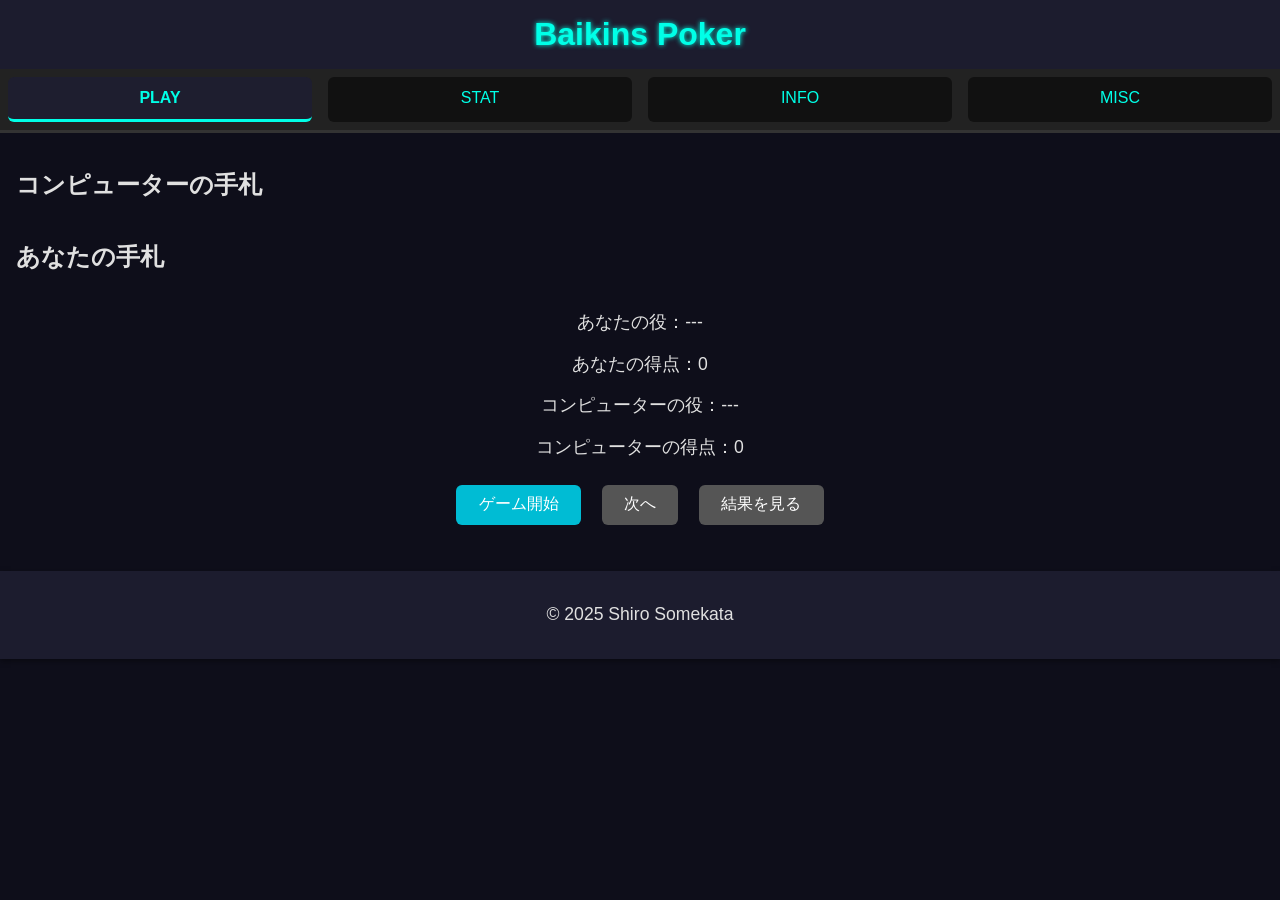
<file: index.html>
<!DOCTYPE html>
<html lang="ja">
  <head>
    <meta charset="UTF-8" />
    <meta name="viewport" content="width=device-width, initial-scale=1.0" />
    <title>Baikins Poker</title>
    <link rel="stylesheet" href="style/style.css" />
  </head>
  <body>
    <header>
      <h1>Baikins Poker</h1>
    </header>

    <nav class="tabs">
      <button class="tab-btn active" data-tab="play">PLAY</button>
      <button class="tab-btn" data-tab="stat">STAT</button>
      <button class="tab-btn" data-tab="info">INFO</button>
      <button class="tab-btn" data-tab="misc">MISC</button>
    </nav>

    <main>
      <!-- PLAY タブ -->
      <section id="tab-play" class="tab-content active">
        <section id="cpu-area">
          <h2>コンピューターの手札</h2>
          <div id="cpu-hand"></div>
        </section>

        <section id="game-area">
          <h2>あなたの手札</h2>
          <div id="player-hand"></div>
        </section>

        <section id="status-area">
          <p>あなたの役：<span id="current-yaku">---</span></p>
          <p>あなたの得点：<span id="score">0</span></p>
          <p>コンピューターの役：<span id="cpu-yaku">---</span></p>
          <p>コンピューターの得点：<span id="cpu-score">0</span></p>
        </section>

        <div id="controls">
          <button id="start-btn">ゲーム開始</button>
          <button id="next-btn" disabled>次へ</button>
          <button id="finish-btn" disabled>結果を見る</button>
        </div>

        <section id="result-area">
          <h2 id="winner-message"></h2>
        </section>
      </section>

      <!-- STAT タブ -->
      <section id="tab-stat" class="tab-content">
        <h2>プレイ履歴</h2>
        <div id="history-summary"></div>
        <div id="history-log">
          <p>まだ履歴はありません。</p>
        </div>
      </section>

      <!-- INFO タブ -->
      <section id="tab-info" class="tab-content">
        <h2>操作方法とバージョン情報</h2>
        <p>
          カードをクリックして選択し、「次へ」で交換を交互に行います。山札が尽きるか、役が揃った時点で「結果を見る」で勝敗を確認します。
        </p>
        <h3>役の一覧</h3>
        <table
          style="
            width: 100%;
            border-collapse: collapse;
            background-color: #1c1c2c;
            font-size: 1rem;
          "
        >
          <thead>
            <tr>
              <th
                style="
                  border: 1px solid #333;
                  padding: 0.5rem;
                  color: #00ffe7;
                  background-color: #2c2c3c;
                "
              >
                役名
              </th>
              <th
                style="
                  border: 1px solid #333;
                  padding: 0.5rem;
                  color: #00ffe7;
                  background-color: #2c2c3c;
                "
              >
                条件
              </th>
              <th
                style="
                  border: 1px solid #333;
                  padding: 0.5rem;
                  color: #00ffe7;
                  background-color: #2c2c3c;
                "
              >
                配点
              </th>
            </tr>
          </thead>
          <tbody id="yaku-table-body">
            <!-- JSで自動挿入 -->
          </tbody>
        </table>
        <h3>キャラと分類</h3>
        <table
          style="
            width: 100%;
            border-collapse: collapse;
            background-color: #1c1c2c;
            font-size: 1.0rem;
          "
        >
          <thead>
            <tr>
              <th
                style="border: 1px solid #333; padding: 0.5rem; color: #00ffe7"
              >
                キャラ画像
              </th>
              <th
                style="border: 1px solid #333; padding: 0.5rem; color: #00ffe7"
              >
                キャラ名/学名
              </th>
              <th
                style="border: 1px solid #333; padding: 0.5rem; color: #00ffe7"
              >
                分類
              </th>
              <th
                style="border: 1px solid #333; padding: 0.5rem; color: #00ffe7"
              >
                含まれる役
              </th>
            </tr>
          </thead>
          <tbody id="chara-table-body">
            <!-- JavaScriptで自動挿入 -->
          </tbody>
        </table>
        <p>バージョン：
          <dl>v1.00   2025-03-31</dl>
          <dl>v1.01   2025-04-02</dl>
          <dl>v1.02   2025-04-03</dl>
          <dl>v1.03   2025-04-04</dl>
        </p>
      </section>

      <!-- MISC タブ -->
      <section id="tab-misc" class="tab-content">
        <h2>リンク</h2>
        <ul>
          <li>
            <a href="http://filgap.kenkyuukai.jp" target="_blank">Fil-GAP</a>
          </li>
          <li>
            <a
              href="https://www.omu.ac.jp/med/bacteriology/b-online/baikins-card/"
              target="_blank"
              >バイキンズカード</a
            >
          </li>
        </ul>
      </section>
    </main>

    <footer>
      <p>&copy; 2025 Shiro Somekata</p>
    </footer>

    <script type="module" src="script/main.js"></script>
    <script>
      // タブ切り替え用スクリプト
      document.querySelectorAll(".tab-btn").forEach((btn) => {
        btn.addEventListener("click", () => {
          document
            .querySelectorAll(".tab-btn")
            .forEach((b) => b.classList.remove("active"));
          document
            .querySelectorAll(".tab-content")
            .forEach((c) => c.classList.remove("active"));

          btn.classList.add("active");
          const target = btn.getAttribute("data-tab");
          document.getElementById("tab-" + target).classList.add("active");
        });
      });
    </script>
  </body>
</html>
</file>
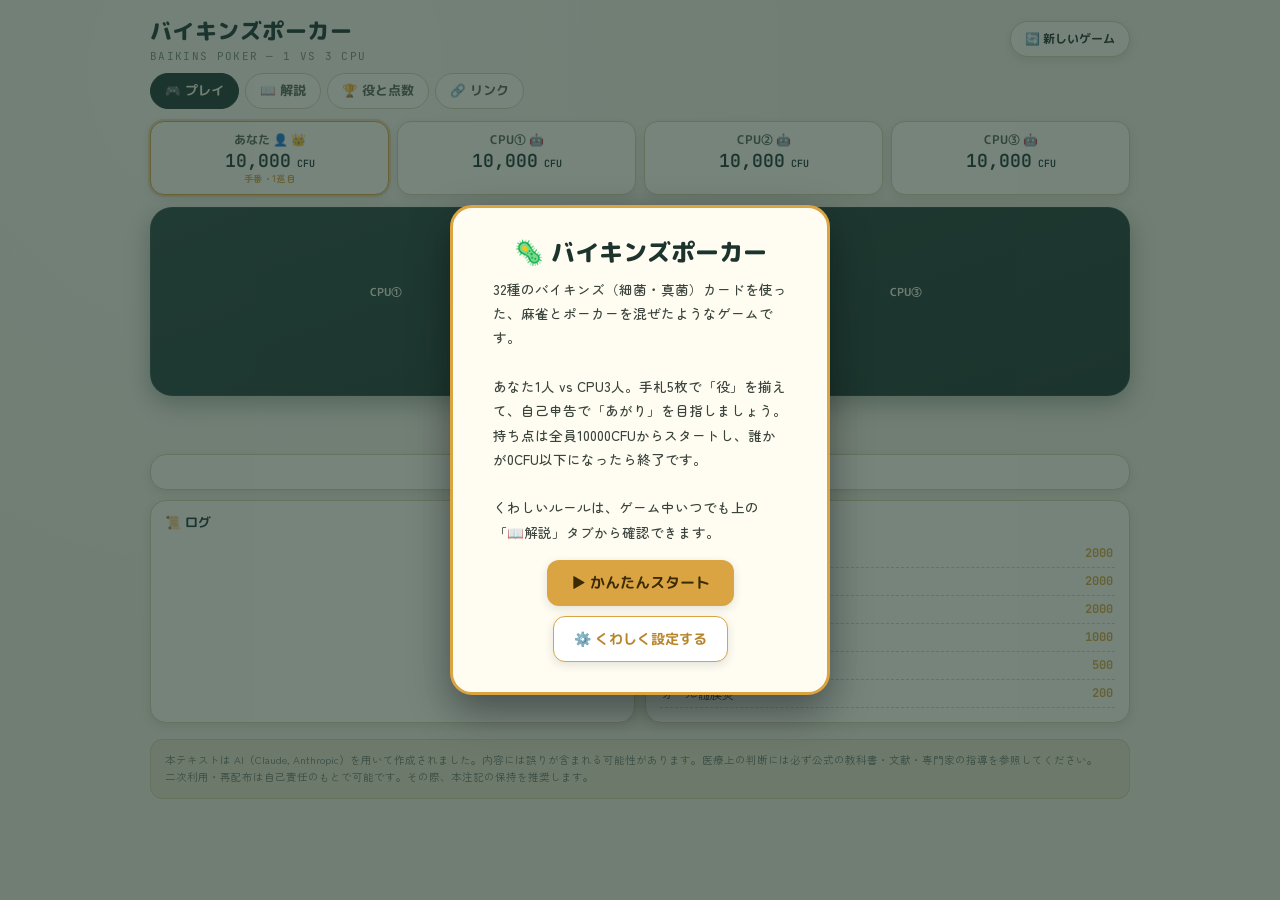
<file: baikins_poker.html>
<!DOCTYPE html>
<html lang="ja">
<head>
<meta charset="UTF-8">
<meta name="viewport" content="width=device-width, initial-scale=1.0, maximum-scale=1.0">
<title>バイキンズポーカー | Baikins Poker</title>
<link rel="preconnect" href="https://fonts.googleapis.com">
<link rel="preconnect" href="https://fonts.gstatic.com" crossorigin>
<link href="https://fonts.googleapis.com/css2?family=M+PLUS+Rounded+1c:wght@400;500;700;800&family=Zen+Maru+Gothic:wght@400;500;700&family=JetBrains+Mono:wght@400;600&display=swap" rel="stylesheet">
<style>
:root{
  --agar:#F3EEDC;
  --agar-deep:#E9E1C6;
  --ink:#23302A;
  --panel:#FFFCF2;
  --felt:#28473E;
  --felt-deep:#1C342D;
  --gpos:#6E4C9E;
  --gneg:#D8503A;
  --atyp:#3E6FA0;
  --intra:#3E5C9A;
  --afb:#E08A2E;
  --fungi:#1E8F73;
  --gold:#D9A441;
  --line:#D8CFA9;
  --shadow: 0 3px 10px rgba(35,48,42,.12);
}
*{box-sizing:border-box;}
html,body{margin:0;padding:0;}
body{
  background:
    radial-gradient(circle at 18% 8%, rgba(255,255,255,.5), transparent 45%),
    var(--agar);
  color:var(--ink);
  font-family:'Zen Maru Gothic','Hiragino Maru Gothic ProN',sans-serif;
  min-height:100vh;
  padding:14px;
  -webkit-tap-highlight-color: transparent;
}
.wrap{max-width:980px;margin:0 auto;}

/* ---------- header ---------- */
header.app{
  display:flex; align-items:center; justify-content:space-between; gap:10px;
  flex-wrap:wrap;
  margin-bottom:10px;
}
h1{
  font-family:'M PLUS Rounded 1c',sans-serif;
  font-weight:800;
  font-size:22px;
  margin:0;
  letter-spacing:.02em;
  color:var(--felt-deep);
}
h1 small{
  display:block;
  font-family:'JetBrains Mono',monospace;
  font-weight:400;
  font-size:11px;
  letter-spacing:.12em;
  color:#7C8A78;
  text-transform:uppercase;
  margin-top:2px;
}
.reset-btn{
  font-family:'M PLUS Rounded 1c',sans-serif;
  font-size:12px; font-weight:700;
  background:var(--panel); border:1.5px solid var(--line); color:var(--ink);
  padding:8px 14px; border-radius:999px; cursor:pointer;
  box-shadow:var(--shadow);
}
.reset-btn:active{transform:translateY(1px);}

/* ---------- tabs ---------- */
.tabs{
  display:flex; gap:6px; margin-bottom:12px; flex-wrap:wrap;
}
.tab-btn{
  font-family:'M PLUS Rounded 1c',sans-serif; font-weight:700; font-size:12.5px;
  background:var(--panel); border:1.5px solid var(--line); color:#566154;
  padding:8px 14px; border-radius:999px; cursor:pointer;
}
.tab-btn.active{background:var(--felt-deep); color:#F4EFD9; border-color:var(--felt-deep);}

/* ---------- explain / yaku / links tab content ---------- */
.doc-section{
  background:var(--panel); border-radius:16px; padding:16px 18px; margin-bottom:12px;
  box-shadow:var(--shadow); border:1.5px solid var(--line);
}
.doc-section h2{
  font-family:'M PLUS Rounded 1c',sans-serif; font-size:15px; margin:0 0 10px;
  color:var(--felt-deep); display:flex; align-items:center; gap:6px;
}
.doc-section p, .doc-section li{font-size:13px; line-height:1.8; color:#3a443c;}
.doc-section ul{margin:6px 0; padding-left:20px;}
.flow-strip{
  display:flex; align-items:center; justify-content:center; gap:6px; flex-wrap:wrap;
  margin:10px 0 14px;
}
.flow-step{
  background:var(--agar-deep); border:1.5px solid var(--line); border-radius:12px;
  padding:8px 12px; font-size:12px; font-weight:700; text-align:center;
  font-family:'M PLUS Rounded 1c',sans-serif; color:var(--felt-deep); min-width:80px;
}
.flow-arrow{font-size:16px; color:var(--gold); font-weight:800;}
.threshold-table{width:100%; border-collapse:collapse; margin:8px 0 4px; font-size:12.5px;}
.threshold-table th, .threshold-table td{
  border:1px solid var(--line); padding:7px 8px; text-align:center;
}
.threshold-table th{background:var(--agar-deep); font-family:'M PLUS Rounded 1c',sans-serif; color:var(--felt-deep);}
.seat-ring-wrap{display:flex; justify-content:center; margin:8px 0 14px;}
.glossary-grid{display:grid; grid-template-columns:repeat(auto-fill,minmax(150px,1fr)); gap:8px; margin-top:8px;}
.glossary-item{
  background:var(--agar-deep); border-radius:12px; padding:9px 11px; border:1px solid var(--line);
}
.glossary-item b{
  display:block; font-family:'M PLUS Rounded 1c',sans-serif; color:var(--gold); font-size:12.5px; margin-bottom:3px;
}
.glossary-item span{font-size:11.5px; color:#4d5b4d; line-height:1.5;}

.yaku-showcase{display:flex; flex-direction:column; gap:10px;}
.yaku-row{
  display:flex; align-items:center; gap:10px; background:var(--panel);
  border:1.5px solid var(--line); border-radius:14px; padding:8px 10px;
  box-shadow:var(--shadow); flex-wrap:wrap;
}
.yaku-row .ylabel{
  flex:0 0 auto; min-width:108px;
  font-family:'M PLUS Rounded 1c',sans-serif; font-weight:700; font-size:12.5px; color:var(--felt-deep);
}
.yaku-row .ypts{
  font-family:'JetBrains Mono',monospace; font-weight:700; color:var(--gold); font-size:13px; margin-left:2px;
}
.yaku-row .ycards{display:flex; gap:4px; flex-wrap:wrap; flex:1 1 auto;}

.xref-wrap{overflow-x:auto; margin-top:8px;}
.xref-table{border-collapse:collapse; font-size:10.5px; white-space:nowrap;}
.xref-table th, .xref-table td{border:1px solid var(--line); padding:4px 6px; text-align:center;}
.xref-table th{background:var(--agar-deep); font-family:'M PLUS Rounded 1c',sans-serif; color:var(--felt-deep);}
.xref-table td.cardname{
  text-align:left; font-family:'M PLUS Rounded 1c',sans-serif; font-weight:700; color:var(--ink);
  position:sticky; left:0; background:var(--panel);
}
.xref-table td.yes{color:var(--gold); font-weight:800;}
.xref-table td.cls{font-size:9.5px; color:#7C8A78;}

.link-grid{display:flex; flex-direction:column; gap:10px;}
.link-card{
  background:var(--panel); border:1.5px solid var(--line); border-radius:16px;
  padding:14px 16px; box-shadow:var(--shadow);
  display:flex; flex-direction:column; gap:6px;
}
.link-card .lname{font-family:'M PLUS Rounded 1c',sans-serif; font-weight:800; font-size:15px; color:var(--felt-deep);}
.link-card .ldesc{font-size:12.5px; color:#4d5b4d; line-height:1.6;}
.link-card .lcat{
  align-self:flex-start; font-size:10px; font-weight:700; color:var(--gold);
  background:var(--agar-deep); padding:2px 9px; border-radius:999px;
}
.link-card .lopen{
  align-self:flex-start; margin-top:4px;
  font-family:'M PLUS Rounded 1c',sans-serif; font-weight:700; font-size:12px;
  background:var(--felt-deep); color:#F4EFD9; padding:7px 16px; border-radius:999px;
  text-decoration:none;
}

/* ---------- scoreboard ---------- */
.scoreboard{
  display:grid; grid-template-columns:repeat(4,1fr); gap:8px;
  margin-bottom:12px;
}
.score-card{
  background:var(--panel); border-radius:14px; padding:9px 10px;
  box-shadow:var(--shadow); border:1.5px solid var(--line);
  text-align:center; position:relative;
}
.score-card.active{border-color:var(--gold); box-shadow:0 0 0 2px rgba(217,164,65,.35), var(--shadow);}
.score-card .nm{font-size:12px; font-weight:700; color:#566154; font-family:'M PLUS Rounded 1c',sans-serif;}
.score-card .pt{font-family:'JetBrains Mono',monospace; font-size:18px; font-weight:600; color:var(--felt-deep);}
.score-card .tag{font-size:9px; color:var(--gold); font-weight:700; letter-spacing:.05em;}

/* ---------- table ---------- */
.table{
  background:linear-gradient(160deg,var(--felt),var(--felt-deep));
  border-radius:22px;
  padding:14px;
  box-shadow: inset 0 0 0 1px rgba(255,255,255,.06), 0 8px 24px rgba(28,52,45,.35);
  display:grid;
  grid-template-rows:auto auto auto;
  gap:8px;
}
.seat-row-top, .seat-row-mid, .seat-row-bottom{display:flex; justify-content:center;}
.seat-row-mid{display:grid; grid-template-columns:1fr auto 1fr; align-items:center; gap:8px;}

.seat{
  text-align:center;
}
.seat .seat-label{
  font-family:'M PLUS Rounded 1c',sans-serif;
  font-size:11px; font-weight:700; color:#E9E9D8;
  margin-bottom:5px; display:flex; align-items:center; justify-content:center; gap:5px;
}
.seat.turn .seat-label{color:var(--gold);}
.seat .seat-label .dot{
  width:7px;height:7px;border-radius:50%;background:var(--gold);
  opacity:0; transition:opacity .2s;
}
.seat.turn .seat-label .dot{opacity:1; box-shadow:0 0 6px var(--gold);}

.cpu-hand{display:flex; gap:-6px; justify-content:center;}
.card-back{
  width:30px; height:42px; border-radius:7px; margin-left:-8px;
  background:repeating-linear-gradient(135deg, #3a5a4f, #3a5a4f 4px, #345349 4px, #345349 8px);
  border:1.5px solid rgba(255,255,255,.18);
  box-shadow:0 2px 4px rgba(0,0,0,.3);
}
.card-back:first-child{margin-left:0;}

.center-zone{
  display:flex; flex-direction:column; align-items:center; justify-content:center; gap:6px;
  padding:6px 8px;
}
.wall-badge{
  font-family:'JetBrains Mono',monospace;
  background:rgba(255,255,255,.07); color:#EFE9CE;
  border:1px dashed rgba(255,255,255,.3);
  border-radius:10px; padding:6px 12px; font-size:12px; text-align:center;
}
.wall-badge b{display:block; font-size:17px;}
.discard-feed{
  display:flex; gap:4px; flex-wrap:wrap; justify-content:center; max-width:230px;
}
.pending-card{
  position:relative;
}
.pending-tag{
  position:absolute; top:-7px; left:50%; transform:translateX(-50%);
  font-size:8px; background:var(--gold); color:#3a2a06; font-weight:700;
  padding:1px 5px; border-radius:6px; white-space:nowrap;
  font-family:'M PLUS Rounded 1c',sans-serif;
}

/* ---------- microbe card ---------- */
.mcard{
  width:64px; min-height:88px;
  background:var(--panel);
  border-radius:11px;
  border:2.5px solid var(--line);
  box-shadow:var(--shadow);
  display:flex; flex-direction:column; align-items:center; justify-content:flex-start;
  padding:0 0 5px;
  position:relative;
  cursor:default;
  transition:transform .12s, box-shadow .12s;
  overflow:hidden;
}
.mcard.small{width:34px; min-height:46px; border-width:2px; border-radius:7px;}
.mcard.clickable{cursor:pointer;}
.mcard.clickable:active{transform:translateY(2px) scale(.98);}
.mcard.clickable:hover{transform:translateY(-3px); box-shadow:0 6px 14px rgba(0,0,0,.18);}
.mcard .art{
  width:100%; aspect-ratio:1/1;
  display:block; flex-shrink:0;
  background:#EDE7D2;
  overflow:hidden;
}
.mcard .art img{width:100%; height:100%; object-fit:cover; object-position:center top; display:block;}
.mcard .art .fallback-icon{
  width:100%; height:100%; display:none; align-items:center; justify-content:center; font-size:22px;
}
.mcard.small .art .fallback-icon{font-size:11px;}
.mcard .nm{
  font-size:8.5px; font-weight:700; line-height:1.15; text-align:center;
  font-family:'M PLUS Rounded 1c',sans-serif;
  color:var(--ink);
  padding:4px 4px 0;
}
.mcard.small .nm{font-size:5.5px; line-height:1.05; padding:2px 2px 0;}
.mcard .latin{
  font-size:6.5px; text-align:center; color:#7C8A78; margin-top:2px; line-height:1.1;
  font-family:'JetBrains Mono',monospace;
  padding:0 4px;
}
.mcard.small .latin{display:none;}
.mcard .latin i{font-style:italic;}

.your-hand{
  display:flex; gap:7px; justify-content:center; flex-wrap:wrap;
  padding:10px 4px 4px;
}
.your-hand .mcard.discardable{outline:2px solid transparent;}
.your-hand .mcard.discardable:hover{outline-color:var(--gneg);}

/* ---------- ring colors ---------- */
.mcard.cls-gpos{border-color:var(--gpos);}
.mcard.cls-gneg{border-color:var(--gneg);}
.mcard.cls-atyp{border-color:var(--atyp);}
.mcard.cls-intra{border-color:var(--intra);}
.mcard.cls-afb{border-color:var(--afb);}
.mcard.cls-fungi{border-color:var(--fungi);}

/* ---------- open(meld) / reach-discard UI ---------- */
.mcard.open-locked{box-shadow:0 0 0 2px var(--gold), var(--shadow); cursor:default;}
.open-badge{
  position:absolute; top:2px; left:2px; z-index:2;
  font-size:7px; background:var(--gold); color:#3a2a06; font-weight:700;
  padding:1px 4px; border-radius:5px; line-height:1.3;
  font-family:'M PLUS Rounded 1c',sans-serif;
}
.mcard.small .open-badge{font-size:6px; padding:0 3px;}
.mcard.dim-disabled{opacity:.35; cursor:not-allowed;}
.mcard.dim-disabled.clickable{cursor:not-allowed;}
.btn.reach-armed{background:rgba(217,164,65,.22); border-color:var(--gold); color:#B8852B;}
.cls-gpos .fallback-icon{background:#EFE6FB; color:var(--gpos);}
.cls-gneg .fallback-icon{background:#FBE6E1; color:var(--gneg);}
.cls-atyp .fallback-icon{background:#E3EEFB; color:var(--atyp);}
.cls-intra .fallback-icon{background:#E4E8FB; color:var(--intra);}
.cls-afb .fallback-icon{background:#FCEDDC; color:var(--afb);}
.cls-fungi .fallback-icon{background:#DEF3EC; color:var(--fungi);}

/* ---------- control panel ---------- */
.util-row{
  display:flex; gap:8px; flex-wrap:wrap; justify-content:center; margin-top:10px;
}
.util-btn{
  font-family:'M PLUS Rounded 1c',sans-serif; font-weight:700; font-size:12px;
  background:var(--panel); border:1.5px solid var(--line); color:var(--felt-deep);
  padding:8px 14px; border-radius:999px; cursor:pointer; box-shadow:var(--shadow);
}
.util-btn:disabled{opacity:.4; cursor:not-allowed;}
.util-btn:active:not(:disabled){transform:translateY(1px);}

.modal-overlay{
  position:fixed; inset:0; z-index:55;
  background:rgba(28,52,45,.6);
  display:flex; align-items:center; justify-content:center; padding:16px;
}
.modal-card{
  background:var(--panel); border-radius:20px; padding:18px 18px 16px;
  max-width:520px; width:100%; max-height:85vh; overflow-y:auto;
  box-shadow:0 16px 40px rgba(0,0,0,.4); border:2px solid var(--line);
}
.modal-card h3{
  font-family:'M PLUS Rounded 1c',sans-serif; font-size:16px; margin:0 0 10px;
  color:var(--felt-deep); display:flex; align-items:center; justify-content:space-between; gap:8px;
}
.modal-close{
  font-family:'M PLUS Rounded 1c',sans-serif; font-weight:700; font-size:12px;
  background:var(--agar-deep); border:1px solid var(--line); color:var(--felt-deep);
  padding:5px 12px; border-radius:999px; cursor:pointer;
}
.zoom-grid{display:flex; gap:10px; flex-wrap:wrap; justify-content:center; margin-bottom:10px;}
.zoom-card-wrap{display:flex; flex-direction:column; align-items:center; gap:4px;}
.zoom-card-wrap .mcard{width:88px; min-height:122px; cursor:pointer;}
.zoom-card-wrap .mcard .nm{font-size:11px;}
.zoom-card-wrap .mcard .latin{font-size:8.5px;}
.zoom-info{
  background:var(--agar-deep); border-radius:12px; padding:10px 12px; font-size:12.5px;
  line-height:1.7; color:#3a443c; min-height:20px;
}
.zoom-info b{color:var(--felt-deep);}
.advice-line{font-size:13.5px; line-height:1.9; color:#3a443c;}
.advice-line b{color:var(--felt-deep);}
.advice-highlight{
  background:var(--agar-deep); border-radius:12px; padding:10px 12px; margin:8px 0;
}

.controls{
  background:var(--panel); border-radius:16px; padding:12px 14px;
  margin-top:12px; box-shadow:var(--shadow); border:1.5px solid var(--line);
}
.msg{
  font-size:13.5px; font-weight:500; color:var(--felt-deep);
  margin-bottom:10px; line-height:1.5;
  font-family:'M PLUS Rounded 1c',sans-serif;
}
.msg .win{color:#B8852B; font-weight:800;}
.btn-row{display:flex; gap:8px; flex-wrap:wrap;}
.btn{
  font-family:'M PLUS Rounded 1c',sans-serif;
  font-weight:700; font-size:13px;
  padding:10px 16px; border-radius:12px; border:none; cursor:pointer;
  box-shadow:var(--shadow);
}
.btn-primary{background:var(--felt-deep); color:#F4EFD9;}
.btn-gold{background:var(--gold); color:#3a2a06;}
.btn-outline{background:#fff; color:var(--felt-deep); border:1.5px solid var(--line);}
.btn:disabled{opacity:.35; cursor:not-allowed;}
.btn:active:not(:disabled){transform:translateY(1px);}

/* ---------- log & yaku ---------- */
.lower-grid{display:grid; grid-template-columns:1fr 1fr; gap:10px; margin-top:10px;}
@media(max-width:680px){.lower-grid{grid-template-columns:1fr;}}
.panel{
  background:var(--panel); border-radius:16px; padding:12px 14px;
  box-shadow:var(--shadow); border:1.5px solid var(--line);
}
.panel h2{
  font-family:'M PLUS Rounded 1c',sans-serif; font-size:13px; margin:0 0 8px;
  color:var(--felt-deep); display:flex; align-items:center; gap:6px;
}
.log-list{list-style:none; margin:0; padding:0; max-height:170px; overflow-y:auto; font-size:12px;}
.log-list li{padding:5px 0; border-bottom:1px dashed var(--line); color:#4d5b4d;}
.log-list li:last-child{border-bottom:none; color:var(--ink); font-weight:700;}
.yaku-list{list-style:none; margin:0; padding:0; max-height:170px; overflow-y:auto;}
.yaku-list li{
  display:flex; justify-content:space-between; font-size:12px; padding:5px 2px;
  border-bottom:1px dashed var(--line);
}
.yaku-list li:last-child{border-bottom:none;}
.yaku-list b{font-family:'JetBrains Mono',monospace; color:var(--gold);}

/* ---------- footer ---------- */
footer.disclaimer{
  margin-top:16px; padding:12px 14px; font-size:10.5px; line-height:1.6;
  color:#6b7569; background:var(--agar-deep); border-radius:12px; border:1px solid var(--line);
}

@media(max-width:520px){
  .mcard{width:54px; min-height:76px;}
  .mcard .nm{font-size:7.5px;}
}
/* ---------- popup overlay ---------- */
.popup-overlay{
  position:fixed; inset:0; z-index:60;
  background:rgba(28,52,45,.6);
  display:flex; align-items:center; justify-content:center;
  padding:20px;
  animation:popupFade .15s ease;
}
.popup-card{
  background:var(--panel); border-radius:22px; padding:30px 40px;
  text-align:center; max-width:92vw;
  box-shadow:0 16px 40px rgba(0,0,0,.4);
  border:3px solid var(--gold);
  animation:popupPop .4s cubic-bezier(.34,1.56,.64,1);
}
.popup-card .ptitle{
  font-family:'M PLUS Rounded 1c',sans-serif; font-weight:800;
  font-size:clamp(26px,7vw,40px); color:var(--felt-deep); margin-bottom:6px; line-height:1.2;
}
.popup-card .psub{
  font-family:'M PLUS Rounded 1c',sans-serif; font-weight:700;
  font-size:clamp(16px,4.5vw,22px); color:#B8852B; margin-bottom:4px;
}
.popup-card .pdetail{
  font-family:'JetBrains Mono',monospace; font-size:clamp(13px,3.6vw,16px); color:#566154; margin-top:4px;
}
.standings-list{margin-top:12px; display:inline-block; text-align:left;}
.standings-list .srow{
  display:flex; justify-content:space-between; gap:24px;
  font-family:'JetBrains Mono',monospace; font-size:clamp(13px,3.8vw,16px);
  padding:4px 2px; border-bottom:1px dashed var(--line);
}
.standings-list .srow:last-child{border-bottom:none;}
.standings-list .srow .rk{font-weight:700; color:var(--gold); margin-right:8px;}
.intro-desc{
  font-size:13.5px; font-weight:500; color:#3a443c; line-height:1.8; text-align:left;
  margin-top:10px;
}
.popup-card{max-height:88vh; overflow-y:auto;}
.settings-list{margin-top:10px; text-align:left;}
.setting-group{margin-bottom:14px; padding-bottom:12px; border-bottom:1px dashed var(--line);}
.setting-group:last-child{border-bottom:none; margin-bottom:0;}
.setting-label{font-family:'M PLUS Rounded 1c',sans-serif; font-weight:700; font-size:13.5px; color:var(--felt-deep); margin-bottom:6px;}
.setting-opts{display:flex; gap:6px; flex-wrap:wrap;}
.setting-opt{
  font-family:'M PLUS Rounded 1c',sans-serif; font-size:12px; font-weight:600;
  padding:7px 12px; border-radius:16px; border:1.5px solid var(--line);
  background:var(--panel); color:#566154; cursor:pointer;
  transition:all .12s;
}
.setting-opt:hover{border-color:var(--gold);}
.setting-opt.active{background:var(--gold); border-color:var(--gold); color:#3a2a06;}
.setting-desc{font-size:11px; color:#7C8A78; margin-top:6px; line-height:1.5;}
@keyframes popupFade{from{opacity:0;} to{opacity:1;}}
@keyframes popupPop{0%{transform:scale(.55); opacity:0;} 100%{transform:scale(1); opacity:1;}}

</style>
</head>
<body>
<div class="wrap">

  <header class="app">
    <h1>バイキンズポーカー<small>Baikins Poker &mdash; 1 vs 3 CPU</small></h1>
    <button class="reset-btn" onclick="App.newGame()">🔄 新しいゲーム</button>
  </header>

  <nav class="tabs" id="tabs">
    <button class="tab-btn active" data-tab="play" onclick="App.setTab('play')">🎮 プレイ</button>
    <button class="tab-btn" data-tab="explain" onclick="App.setTab('explain')">📖 解説</button>
    <button class="tab-btn" data-tab="yaku" onclick="App.setTab('yaku')">🏆 役と点数</button>
    <button class="tab-btn" data-tab="links" onclick="App.setTab('links')">🔗 リンク</button>
  </nav>

  <div id="tab-play" class="tab-pane">

  <div class="scoreboard" id="scoreboard"></div>

  <div class="table">
    <div class="seat-row-top">
      <div class="seat" id="seat-2">
        <div class="seat-label"><span class="dot"></span>CPU②</div>
        <div class="cpu-hand" id="hand-2"></div>
      </div>
    </div>
    <div class="seat-row-mid">
      <div class="seat" id="seat-1">
        <div class="seat-label"><span class="dot"></span>CPU①</div>
        <div class="cpu-hand" id="hand-1"></div>
      </div>
      <div class="center-zone">
        <div class="wall-badge">山札<b id="wall-count">12</b></div>
        <div class="discard-feed" id="discard-feed"></div>
      </div>
      <div class="seat" id="seat-3">
        <div class="seat-label"><span class="dot"></span>CPU③</div>
        <div class="cpu-hand" id="hand-3"></div>
      </div>
    </div>
    <div class="seat-row-bottom">
      <div class="seat" id="seat-0" style="width:100%;">
        <div class="seat-label"><span class="dot"></span>あなた</div>
        <div class="your-hand" id="hand-0"></div>
      </div>
    </div>
  </div>

  <div class="util-row" id="util-row"></div>

  <div class="controls">
    <div class="msg" id="msg">準備中…</div>
    <div class="btn-row" id="btn-row"></div>
  </div>

  <div class="lower-grid">
    <div class="panel">
      <h2>📜 ログ</h2>
      <ul class="log-list" id="log-list"></ul>
    </div>
    <div class="panel">
      <h2>🏆 役一覧</h2>
      <ul class="yaku-list" id="yaku-list"></ul>
    </div>
  </div>

  </div><!-- /tab-play -->

  <div id="tab-explain" class="tab-pane" style="display:none;"></div>
  <div id="tab-yaku" class="tab-pane" style="display:none;"></div>
  <div id="tab-links" class="tab-pane" style="display:none;"></div>

  <footer class="disclaimer">
    本テキストは AI（Claude, Anthropic）を用いて作成されました。内容には誤りが含まれる可能性があります。医療上の判断には必ず公式の教科書・文献・専門家の指導を参照してください。<br>
    二次利用・再配布は自己責任のもとで可能です。その際、本注記の保持を推奨します。
  </footer>
</div>

<div id="popup-root"></div>
<div id="modal-root"></div>

<script>
/* =========================================================
   バイキンズ・釣菌（つりきん） ゲームエンジン
   ========================================================= */

const YAKU = [
  {key:'陽性',   label:'オール陽性',   pts:2000},
  {key:'陰性',   label:'オール陰性',   pts:100},
  {key:'真菌',   label:'オール真菌',   pts:50},
  {key:'髄膜炎', label:'オール髄膜炎', pts:200},
  {key:'肺感染', label:'オール肺感染', pts:10},
  {key:'腸炎',   label:'オール腸炎',   pts:30},
  {key:'UTI',    label:'オールUTI',    pts:2000},
  {key:'水系',   label:'オール水系',   pts:500},
  {key:'熱帯',   label:'オール熱帯',   pts:2000},
  {key:'野外',   label:'オール野外',   pts:1000},
  {key:'宮殿',   label:'オール宮殿',   pts:100},
];
const YAKU_MAP = Object.fromEntries(YAKU.map(y=>[y.key,y]));

// classKey: gpos / gneg / atyp / intra / afb / fungi
function L(text,italic){return {text, italic};}
const CARD_DEFS = [
  ["ハイエンキューキン王","グラム陽性球菌","gpos",["陽性","髄膜炎","肺感染","宮殿"],[L("Streptococcus",1),L("pneumoniae",1)],"🦠"],
  ["インフルエンザキンXV世女王","グラム陰性桿菌","gneg",["陰性","髄膜炎","肺感染","宮殿"],[L("Haemophilus",1),L("influenzae",1)],"👑"],
  ["マイコプラズマ姫","非定型菌","atyp",["肺感染","宮殿"],[L("Mycoplasma",1),L("pneumoniae",1)],"🎀"],
  ["レジオネラ爺や","グラム陰性桿菌・非定型菌","gneg",["陰性","肺感染","水系"],[L("Legionella",1),L("pneumophila",1)],"💧"],
  ["ダイチョーキン","グラム陰性桿菌","gneg",["陰性","髄膜炎","肺感染","腸炎","UTI","水系"],[L("Escherichia",1),L("coli",1)],"🦠"],
  ["ベロダシ","グラム陰性桿菌","gneg",["陰性","腸炎","水系"],[L("Enterohemorrhagic",1),L("Escherichia",1),L("coli",1)],"☣️"],
  ["シゲ裸族","グラム陰性桿菌","gneg",["陰性","腸炎","水系"],[L("Shigella",1),L("dysenteriae",1)],"🏝️"],
  ["クレブシエ裸族","グラム陰性桿菌","gneg",["陰性","肺感染","腸炎","UTI","水系"],[L("Klebsiella",1),L("pneumoniae",1)],"🏝️"],
  ["ビブリ男コレラ","グラム陰性桿菌","gneg",["陰性","腸炎","水系"],[L("Vibrio",1),L("cholerae",1)],"🌊"],
  ["リョクノーキン","グラム陰性桿菌","gneg",["陰性","髄膜炎","肺感染","腸炎","UTI","水系"],[L("Pseudomonas",1),L("aeruginosa",1)],"💚"],
  ["アシネトバクター","グラム陰性桿菌","gneg",["陰性","肺感染","UTI","水系"],[L("Acinetobacter",1),L("baumannii",1)],"🧪"],
  ["チフス和尚","グラム陰性桿菌","gneg",["陰性","腸炎"],[L("Salmonella",1),L("Typhi",0)],"🙏"],
  ["クラミジア・ニューモニエ侯","細胞内寄生菌","intra",["肺感染","宮殿"],[L("Chlamydia",1),L("pneumoniae",1)],"🎩"],
  ["クラミジア・シッタ氏","細胞内寄生菌","intra",["肺感染","宮殿"],[L("Chlamydia",1),L("psittaci",1)],"🦜"],
  ["ブドーキューキン族（黄色部族）","グラム陽性球菌","gpos",["陽性","髄膜炎","肺感染","腸炎","UTI","野外"],[L("Staphylococcus",1),L("aureus",1)],"🟡"],
  ["ケッカクキン","抗酸菌","afb",["髄膜炎","肺感染","腸炎","宮殿"],[L("Mycobacterium",1),L("tuberculosis",1)],"🫁"],
  ["MAC","抗酸菌","afb",["肺感染","野外"],[L("Mycobacterium",1),L("avium",1),L("complex",0)],"🌲"],
  ["コクシジオイデス海賊王","真菌","fungi",["真菌","肺感染","熱帯"],[L("Coccidioides",1),L("immitis",1)],"🏴‍☠️"],
  ["ヒストプラズ魔王","真菌","fungi",["真菌","肺感染","熱帯"],[L("Histoplasma",1),L("capsulatum",1)],"😈"],
  ["パラコクシジオイデス","真菌","fungi",["真菌","肺感染","熱帯"],[L("Paracoccidioides",1),L("brasiliensis",1)],"🍄"],
  ["ミセス・ブラスト","真菌","fungi",["真菌","肺感染","熱帯"],[L("Blastomyces",1),L("dermatitidis",1)],"💃"],
  ["タラロマイセス・マルネッフェイ","真菌","fungi",["真菌","肺感染","熱帯"],[L("Talaromyces",1),L("marneffei",1)],"🍄"],
  ["クリプトコックス・ネオフォルマンス","真菌","fungi",["真菌","髄膜炎","肺感染","野外"],[L("Cryptococcus",1),L("neoformans",1)],"🐦"],
  ["クリプトコックス・ガッティ","真菌","fungi",["真菌","髄膜炎","肺感染","熱帯"],[L("Cryptococcus",1),L("gattii",1)],"🌴"],
  ["カンジダ","真菌","fungi",["真菌","腸炎","UTI","宮殿"],[L("Candida",1),L("albicans",1)],"🍞"],
  ["アスペルギルス","真菌","fungi",["真菌","肺感染","野外"],[L("Aspergillus",1),L("fumigatus",1)],"💨"],
  ["コーボくん","真菌","fungi",["真菌","野外"],[L("Saccharomyces",1),L("cerevisiae",1)],"🍞"],
  ["こうじ君","真菌","fungi",["真菌","野外"],[L("Aspergillus",1),L("oryzae",1)],"🍶"],
  ["A軍連隊","グラム陽性球菌","gpos",["陽性","肺感染","宮殿"],[L("Streptococcus",1),L("pyogenes",1)],"⚔️"],
  ["B軍連隊","グラム陽性球菌","gpos",["陽性","髄膜炎","宮殿"],[L("Streptococcus",1),L("agalactiae",1)],"🛡️"],
  ["ディフィシル","グラム陽性桿菌・芽胞形成菌・嫌気性菌","gpos",["陽性","腸炎","宮殿"],[L("Clostridioides",1),L("difficile",1)],"☠️"],
  ["タンソ","グラム陽性桿菌・芽胞形成菌","gpos",["陽性","肺感染","腸炎","野外"],[L("Bacillus",1),L("anthracis",1)],"🌾"],
];

const CARDS = CARD_DEFS.map((d,i)=>({
  id:i, name:d[0], classification:d[1], classKey:d[2], tags:d[3], latin:d[4], icon:d[5],
  img: `img/sm-card-${String(i+1).padStart(2,'0')}.png`
}));

const PLAYER_NAMES = ["あなた","CPU①","CPU②","CPU③"];

function shuffle(arr){
  const a=[...arr];
  for(let i=a.length-1;i>0;i--){
    const j=Math.floor(Math.random()*(i+1));
    [a[i],a[j]]=[a[j],a[i]];
  }
  return a;
}

function latinHtml(parts){
  return parts.map(p=> p.italic ? `<i>${p.text}</i>` : p.text).join(' ');
}

function cardHtml(card, opts={}){
  const small = opts.small? ' small':'';
  const clickable = opts.clickable? ' clickable discardable':'';
  const openCls = opts.openLocked? ' open-locked':'';
  const dimCls = opts.dim? ' dim-disabled':'';
  const onclick = opts.onclick? ` onclick="${opts.onclick}"`:'';
  const titleText = opts.titleOverride? opts.titleOverride : card.classification;
  return `<div class="mcard cls-${card.classKey}${small}${clickable}${openCls}${dimCls}"${onclick} title="${titleText}">
    ${opts.openLocked? '<div class="open-badge">🔓晒</div>':''}
    <div class="art"><img src="${card.img}" alt="${card.name}" loading="lazy" onerror="this.style.display='none'; this.nextElementSibling.style.display='flex';"><span class="fallback-icon">${card.icon}</span></div>
    <div class="nm">${card.name}</div>
    ${opts.small? '' : `<div class="latin">${latinHtml(card.latin)}</div>`}
  </div>`;
}

/* ---------------- yaku check ---------------- */
function bestTarget(cards){
  let best=null;
  YAKU.forEach(y=>{
    const cnt = cards.filter(c=>c.tags.includes(y.key)).length;
    if(!best || cnt>best.cnt || (cnt===best.cnt && y.pts>best.pts)){
      best = {key:y.key, cnt, pts:y.pts, label:y.label};
    }
  });
  return best;
}
// 5枚の手札について、「一致枚数が一番多い役」だけでなく、テンパイ（4枚一致）になっている役を全て探す。
// （オール肺感染のように一致しやすい役が同時に完成していても、他のレアな役がテンパイならそちらも見逃さないようにするため）
function tenpaiYakuList(cards){
  return YAKU
    .map(y => ({key:y.key, label:y.label, pts:y.pts, cnt: cards.filter(c=>c.tags.includes(y.key)).length}))
    .filter(y => y.cnt===4)
    .sort((a,b)=> b.pts-a.pts);
}
function achievedYaku(hand){
  return YAKU.filter(y => hand.length===5 && hand.every(c=>c.tags.includes(y.key)));
}
function lapThreshold(lap){
  if(App.settings && App.settings.lapThresholdEnabled===false) return 0;
  if(lap<=1) return 50;
  if(lap===2) return 30;
  if(lap===3) return 20;
  return 0;
}
function lapThresholdLabel(lap){
  const t = lapThreshold(lap);
  return t>0 ? `${lap}巡目（${t}CFU以上で上がり可）` : `${lap}巡目以降（役があれば上がり可）`;
}

/* ---------------- popup helpers ---------------- */
function reachPopupHtml(name){
  return `<div class="popup-overlay"><div class="popup-card">
    <div class="ptitle">🚩 リーチ！</div>
    <div class="psub">${name}</div>
  </div></div>`;
}
function reachChoicePopupHtml(cardName, options){
  const rows = options.map(o=>
    `<button class="setting-opt" style="display:block; width:100%; text-align:left; margin-bottom:6px; padding:10px 14px; font-size:13px;" onclick="App.chooseReachTarget('${o.key}')">「${o.label}」待ち　<span style="float:right; color:var(--gold); font-weight:700;">${o.pts}CFU</span></button>`
  ).join('');
  return `<div class="popup-overlay"><div class="popup-card" style="max-width:360px;">
    <div class="ptitle" style="font-size:18px;">🚩 どの役でリーチしますか？</div>
    <div class="psub" style="font-size:12px;">「${cardName}」を捨てると、複数の役が同時にテンパイになります。狙う役を選んでください。</div>
    <div style="margin-top:12px; text-align:left;">${rows}</div>
    <button class="btn btn-outline" style="margin-top:8px;" onclick="App.cancelReachChoice()">キャンセル</button>
  </div></div>`;
}
function winPopupHtml(name, yakuLabel, totalPts, breakdown){
  return `<div class="popup-overlay"><div class="popup-card">
    <div class="ptitle">🏆 あがり！</div>
    <div class="psub">${name}</div>
    <div class="pdetail">「${yakuLabel}」 ＋${totalPts}CFU</div>
    ${breakdown? `<div class="pdetail" style="margin-top:2px;">${breakdown}</div>` : ''}
  </div></div>`;
}
function slotPopupHtml(name, settled){
  const cardStyle = settled? '' : 'style="animation:none;"';
  const overlayStyle = settled? '' : 'style="animation:none;"';
  return `<div class="popup-overlay" ${overlayStyle}><div class="popup-card" ${cardStyle}>
    <div class="ptitle">${settled? '🎉 起家決定！':'🎰 起家を決めています…'}</div>
    <div class="psub" style="${settled? 'font-size:26px;' : 'opacity:.8;'}">${name}</div>
  </div></div>`;
}
function introPopupHtml(){
  return `<div class="popup-overlay"><div class="popup-card" style="max-width:380px;">
    <div class="ptitle" style="font-size:24px;">🦠 バイキンズポーカー</div>
    <div class="intro-desc">
      32種のバイキンズ（細菌・真菌）カードを使った、麻雀とポーカーを混ぜたようなゲームです。<br><br>
      あなた1人 vs CPU3人。手札5枚で「役」を揃えて、自己申告で「あがり」を目指しましょう。持ち点は全員10000CFUからスタートし、誰かが0CFU以下になったら終了です。<br><br>
      くわしいルールは、ゲーム中いつでも上の「📖解説」タブから確認できます。
    </div>
    <div style="display:flex; gap:10px; justify-content:center; margin-top:16px; flex-wrap:wrap;">
      <button class="btn btn-gold" style="font-size:15px; padding:12px 24px;" onclick="App.beginGame()">▶ かんたんスタート</button>
      <button class="btn btn-outline" style="font-size:14px; padding:12px 20px; border-color:var(--gold); color:#B8852B;" onclick="App.showSettings()">⚙️ くわしく設定する</button>
    </div>
  </div></div>`;
}
function defaultSettings(){
  return {
    wallRefill: true,       // 捨て札を山に戻すか
    maxLaps: 10,             // 1ラウンドの最大巡数（nullで無制限）
    lapThresholdEnabled: true, // 巡目によるあがり点数のしばり
    startingScore: 10000,    // 開始持ち点
    maxRounds: 50             // ゲーム終了の安全装置（最大ラウンド数）
  };
}
function settingOptBtn(label, active, onclick){
  return `<button class="setting-opt${active? ' active':''}" onclick="${onclick}">${label}</button>`;
}
function settingsPopupHtml(s){
  return `<div class="popup-overlay"><div class="popup-card" style="max-width:420px;">
    <div class="ptitle" style="font-size:20px;">⚙️ くわしく設定する</div>
    <div class="settings-list">

      <div class="setting-group">
        <div class="setting-label">① 捨て札を山に戻すか</div>
        <div class="setting-opts">
          ${settingOptBtn('する（推奨）', s.wallRefill===true, `App.setSetting('wallRefill', true)`)}
          ${settingOptBtn('しない', s.wallRefill===false, `App.setSetting('wallRefill', false)`)}
        </div>
        <div class="setting-desc">${s.wallRefill? '山が残り1枚になったら捨て札を補充。ラウンドが長引きやすくなります。':'山を引ききったら流局。テンポよく決着がつきます。'}</div>
      </div>

      <div class="setting-group">
        <div class="setting-label">② 1ラウンドの最大巡数</div>
        <div class="setting-opts">
          ${settingOptBtn('8巡', s.maxLaps===8, `App.setSetting('maxLaps', 8)`)}
          ${settingOptBtn('10巡（推奨）', s.maxLaps===10, `App.setSetting('maxLaps', 10)`)}
          ${settingOptBtn('15巡', s.maxLaps===15, `App.setSetting('maxLaps', 15)`)}
          ${settingOptBtn('無制限', s.maxLaps===null, `App.setSetting('maxLaps', null)`)}
        </div>
        <div class="setting-desc">${s.maxLaps? `その巡数を超えても誰もあがれなければ、流局として打ち切ります。`:'巡数による打ち切りはせず、山が尽きるまで続けます。'}</div>
      </div>

      <div class="setting-group">
        <div class="setting-label">③ 巡目によるあがり点数のしばり</div>
        <div class="setting-opts">
          ${settingOptBtn('しばりあり（推奨）', s.lapThresholdEnabled===true, `App.setSetting('lapThresholdEnabled', true)`)}
          ${settingOptBtn('しばりなし', s.lapThresholdEnabled===false, `App.setSetting('lapThresholdEnabled', false)`)}
        </div>
        <div class="setting-desc">${s.lapThresholdEnabled? '1巡目50CFU・2巡目30CFU・3巡目20CFU以上必要、4巡目以降は役のみでOK。':'何巡目でも役が完成していればいつでもあがれます。'}</div>
      </div>

      <div class="setting-group">
        <div class="setting-label">④ 開始持ち点</div>
        <div class="setting-opts">
          ${settingOptBtn('5000CFU', s.startingScore===5000, `App.setSetting('startingScore', 5000)`)}
          ${settingOptBtn('10000CFU（推奨）', s.startingScore===10000, `App.setSetting('startingScore', 10000)`)}
          ${settingOptBtn('20000CFU', s.startingScore===20000, `App.setSetting('startingScore', 20000)`)}
        </div>
        <div class="setting-desc">少ないほど早く決着がつき、多いほどじっくり遊べます。</div>
      </div>

      <div class="setting-group">
        <div class="setting-label">⑤ ゲーム終了の安全装置（最大ラウンド数）</div>
        <div class="setting-opts">
          ${settingOptBtn('30ラウンド', s.maxRounds===30, `App.setSetting('maxRounds', 30)`)}
          ${settingOptBtn('50ラウンド（推奨）', s.maxRounds===50, `App.setSetting('maxRounds', 50)`)}
          ${settingOptBtn('100ラウンド', s.maxRounds===100, `App.setSetting('maxRounds', 100)`)}
        </div>
        <div class="setting-desc">誰も0CFU以下にならないまま続いた場合、この回数で打ち切り、その時点の最高所持者の優勝とします。</div>
      </div>

    </div>
    <div style="display:flex; gap:10px; justify-content:center; margin-top:14px;">
      <button class="btn btn-outline" onclick="App.showIntro()">← 戻る</button>
      <button class="btn btn-gold" onclick="App.confirmSettings()">▶ この設定で始める</button>
    </div>
  </div></div>`;
}
function standingsPopupHtml(scores){
  const order = [0,1,2,3].map(i=>({i, score:scores[i]})).sort((a,b)=>b.score-a.score);
  const rows = order.map((o,rank)=>`<div class="srow"><span><span class="rk">${rank+1}位</span>${PLAYER_NAMES[o.i]}</span><span>${o.score.toLocaleString()} CFU</span></div>`).join('');
  return `<div class="popup-overlay"><div class="popup-card">
    <div class="ptitle">📊 現在の順位</div>
    <div class="standings-list">${rows}</div>
  </div></div>`;
}
function finalStandingsPopupHtml(scores, reasonText){
  const order = [0,1,2,3].map(i=>({i, score:scores[i]})).sort((a,b)=>b.score-a.score);
  const rows = order.map((o,rank)=>`<div class="srow"><span><span class="rk">${rank+1}位</span>${PLAYER_NAMES[o.i]}</span><span>${o.score.toLocaleString()} CFU</span></div>`).join('');
  return `<div class="popup-overlay"><div class="popup-card">
    <div class="ptitle">🏁 ゲーム終了！</div>
    ${reasonText? `<div class="psub" style="font-size:12.5px; line-height:1.5;">${reasonText}</div>`:''}
    <div class="standings-list">${rows}</div>
    <button class="btn btn-gold" style="margin-top:14px; font-size:14px; padding:10px 26px;" onclick="App.newGame()">🔄 新しいゲームを始める</button>
  </div></div>`;
}

/* ---------------- tab content builders ---------------- */
function buildExplainHtml(){
  return `
  <div class="doc-section">
    <h2>🎮 バイキンズポーカーとは</h2>
    <p>32種類のバイキンズ（細菌・真菌）カードを使った、麻雀とポーカーを混ぜたようなゲームです。あなた1人 vs CPU3人で対戦し、手札5枚が同じ「役」の条件を満たしたら自己申告で「あがり」を宣言します。</p>
  </div>

  <div class="doc-section">
    <h2>🃏 準備</h2>
    <ul>
      <li>開始時に「かんたんスタート」か「くわしく設定する」かを選べます。くわしく設定すると、捨て札を山に戻すか・1ラウンドの最大巡数・巡目によるあがり点数のしばりの有無・開始持ち点・ゲーム終了の安全装置（最大ラウンド数）の5項目を変更できます（数値は下記がデフォルト値です）</li>
      <li>32枚のバイキンズカードをシャッフルし、4人に5枚ずつ配ります</li>
      <li>残りの12枚が山札になります</li>
      <li>持ち点は全員<b>10000CFU</b>からスタートします（合計CFUは常に一定）</li>
    </ul>
  </div>

  <div class="doc-section">
    <h2>👑 親について</h2>
    <ul>
      <li>ゲームを始めると、最初に1回だけ「スロット」で起家（最初の親）を決めます</li>
      <li>各ラウンドは親から手番が始まります</li>
      <li><b>親があがると、その点数が2倍になります</b></li>
      <li>親があがればそのまま親を続投。親があがれなかった（他の人があがった、または流局した）場合は、次の人に親が移ります</li>
    </ul>
  </div>

  <div class="doc-section">
    <h2>🔁 手番の流れ</h2>
    <div class="flow-strip">
      <div class="flow-step">① 引く<br><span style="font-weight:400;font-size:10px;">山から(ツモ) or 釣菌</span></div>
      <div class="flow-arrow">→</div>
      <div class="flow-step">② 1枚捨てる<br><span style="font-weight:400;font-size:10px;">6枚→5枚</span></div>
      <div class="flow-arrow">→</div>
      <div class="flow-step">③ 次の人へ</div>
    </div>
    <p><b>山から引く（ツモ）</b>：山札の一番上を引きます。</p>
    <p><b>釣菌する</b>：直前の手番の人が捨てたカードを、山から引く代わりに取ります。<u>釣菌できるのは自分のひとつ前の人が捨てた1枚だけ</u>です。1人飛ばして取ったり、2巡前のカードを取ったりはできません。</p>
    <div class="seat-ring-wrap">
      <svg viewBox="0 0 220 160" width="220" height="160">
        <circle cx="110" cy="40" r="22" fill="#EDE7D2" stroke="#28473E" stroke-width="2"/>
        <text x="110" y="44" text-anchor="middle" font-size="11" font-family="M PLUS Rounded 1c" fill="#23302A">CPU②</text>
        <circle cx="30" cy="110" r="22" fill="#EDE7D2" stroke="#28473E" stroke-width="2"/>
        <text x="30" y="114" text-anchor="middle" font-size="11" font-family="M PLUS Rounded 1c" fill="#23302A">CPU①</text>
        <circle cx="190" cy="110" r="22" fill="#EDE7D2" stroke="#28473E" stroke-width="2"/>
        <text x="190" y="114" text-anchor="middle" font-size="10" font-family="M PLUS Rounded 1c" fill="#23302A">CPU③</text>
        <circle cx="110" cy="150" r="0" />
        <rect x="80" y="138" width="60" height="22" rx="11" fill="#D9A441"/>
        <text x="110" y="153" text-anchor="middle" font-size="11" font-family="M PLUS Rounded 1c" fill="#3a2a06">あなた</text>
        <defs>
          <marker id="arrow" markerWidth="8" markerHeight="8" refX="6" refY="3" orient="auto"><path d="M0,0 L6,3 L0,6 Z" fill="#28473E"/></marker>
        </defs>
        <path d="M120,55 Q160,80 180,90" fill="none" stroke="#28473E" stroke-width="2" marker-end="url(#arrow)"/>
        <path d="M188,132 Q160,150 142,149" fill="none" stroke="#28473E" stroke-width="2" marker-end="url(#arrow)"/>
        <path d="M80,149 Q50,150 32,132" fill="none" stroke="#28473E" stroke-width="2" marker-end="url(#arrow)"/>
        <path d="M30,88 Q50,60 88,48" fill="none" stroke="#28473E" stroke-width="2" marker-end="url(#arrow)"/>
      </svg>
    </div>
    <p style="text-align:center; font-size:11.5px; color:#7C8A78; margin-top:-8px;">手番は あなた→CPU①→CPU②→CPU③→あなた…の順（誰から始まるかは親によって変わります）。矢印の向きが「釣菌できる相手」です。</p>
  </div>

  <div class="doc-section">
    <h2>🏆 あがり方（自己申告）</h2>
    <p>手札5枚すべてが、ある役の条件（同じ分類・同じ感染部位など）を満たしたら「あがり宣言」ボタンを押します。役の判定はシステムが行いますが、宣言するタイミングは自分の判断（自己申告）です。</p>
    <p>ただし、巡目（自分が何回目の手番に入っているか）によって、あがるために必要な最低点数が変わります。</p>
    <table class="threshold-table">
      <tr><th>巡目</th><th>必要点数</th></tr>
      <tr><td>1巡目</td><td>50CFU以上</td></tr>
      <tr><td>2巡目</td><td>30CFU以上</td></tr>
      <tr><td>3巡目</td><td>20CFU以上</td></tr>
      <tr><td>4巡目以降</td><td>役があればOK</td></tr>
    </table>
    <p>役が2種類以上同時に揃っている場合は、自動的に最も点数の高い役が採用されます（あがり時のログに、揃っていた他の役名もあわせて表示されます）。</p>
    <p><b>直前の人が捨てた札（釣菌）で役が完成した場合は、リーチをしていなくてもそのまま「釣菌あがり」が成立します。</b>直前以外の人の捨て札であがるには、後述の「リーチ」が必要です。</p>
  </div>

  <div class="doc-section">
    <h2>💰 CFU（持ち点）について</h2>
    <ul>
      <li>持ち点の単位は<b>CFU</b>です。全員10000CFUからスタートし、4人の合計は常に40000CFUのまま変わりません（誰かが得た分は、必ず他の誰かが払った分です）</li>
      <li><b>ツモあがり</b>（山から引いた札で役が完成）：役の点数＋ツモボーナス100CFUを、他の3人それぞれから1人あたりその金額もらいます（親なら金額を2倍にしてから請求）</li>
      <li><b>釣菌あがり</b>（釣菌した札で役が完成）：役の点数を、その札を捨てた本人からのみもらいます（親なら2倍）</li>
      <li><b>リーチした状態であがった場合</b>：上記とは別に、他の3人から100CFUずつ追加でもらえます。ただし相手もリーチ済みの場合は、その人がすでに供託している100CFUをそのまま回収する形になります（二重には取りません）</li>
      <li>誰かが流局、またはリーチしていない人があがった場合、その時点で場に出ている供託金（リーチ時の100CFU）は、出した本人にそのまま返却されます</li>
      <li>持ち点が<b>100CFU未満</b>の人は、リーチの掛け金が払えないためリーチできません</li>
      <li>誰か1人でも<b>0CFU以下</b>になった時点でゲーム終了、その時点の持ち点で最終順位を発表します（安全装置として、50ラウンドを経過した場合もその時点の最高所持者の優勝として終了します）</li>
    </ul>
  </div>

  <div class="doc-section">
    <h2>🚩 リーチについて</h2>
    <ul>
      <li><b>リーチ宣言は「捨てるタイミング」でのみ行えます。</b>6枚になった時点（引いた直後）に、捨てた結果ちょうど「あと1枚で役完成」（テンパイ）になるカードを選んで捨てると、同時にリーチが成立します。すでに役が完成した状態からの後出しリーチはできません</li>
      <li>リーチ宣言時に、場に<b>100CFU</b>を供託します（自分の持ち点から減算されます）</li>
      <li><b>ツモあがり・直前の人からの釣菌あがりは、リーチなしでもOKです。</b>リーチの利点は、①直前以外の人の捨て札からもあがれるようになること、②あがった時に100CFUずつの追加報酬がもらえること、の2つです</li>
      <li>一度リーチすると、その後は手札を自由に選べなくなります。引いた札が待っている役と合えば自動でいらない方を捨てて判定、合わなければ引いた札をそのまま自動で捨てます。<b>リーチを途中で崩すことはできません</b></li>
    </ul>
  </div>

  <div class="doc-section">
    <h2>🔓 釣菌した札の公開について</h2>
    <p>釣菌（直前の人からでも、リーチ中に離れた人からでも）で取ったカードは、その瞬間に公開され、手札の中で常に表向きになります。公開された札は<b>二度と捨てることができません</b>。捨てる時は、公開されていない残りのカードの中から選びます。CPUが釣菌した札も、ラウンド終了を待たずにその場で表向きに表示されます。</p>
  </div>

  <div class="doc-section">
    <h2>🔄 山札がなくなりそうなとき／巡数による打ち切り</h2>

    <p>「捨て札を山に戻す」設定が<b>する</b>（デフォルト）の場合、山札の残りが1枚になると、それまでに誰にも釣菌されなかった捨て札をすべてシャッフルし、残り1枚の下に補充します。<b>しない</b>設定の場合は補充されません。</p>
    <p>補充がない、または補充分も引き尽くされ捨て札も無くなった場合は<b>流局</b>（引き分け）として、そのラウンドは終了します（供託中のリーチ金は出した本人に返却されます）。また、設定した最大巡数（デフォルト10巡）を誰かが超えても誰もあがれなかった場合も、同様に流局として打ち切られます。</p>
  </div>

  <div class="doc-section">
    <h2>📚 用語ミニ辞典</h2>
    <div class="glossary-grid">
      <div class="glossary-item"><b>釣菌</b><span>前の人が捨てたカードを山引きの代わりに取ること。取った瞬間に公開され、以後捨てられなくなる</span></div>
      <div class="glossary-item"><b>リーチ</b><span>テンパイになる捨て方をした瞬間に宣言する、あがりの予告。100CFUを供託する</span></div>
      <div class="glossary-item"><b>CFU</b><span>このゲームでの持ち点の単位。全員10000CFUからスタートし、合計は常に一定</span></div>
      <div class="glossary-item"><b>巡目</b><span>自分が何回目の手番に入っているかの回数</span></div>
      <div class="glossary-item"><b>流局</b><span>山札（と捨て札）が尽きて誰も上がれずラウンド終了</span></div>
      <div class="glossary-item"><b>親</b><span>そのラウンドの最初の手番の人。あがると点数2倍</span></div>
      <div class="glossary-item"><b>ツモ</b><span>山から引いた札で役を完成させること</span></div>
      <div class="glossary-item"><b>自己申告</b><span>役が完成したかどうかを自分で判断して宣言する方式</span></div>
      <div class="glossary-item"><b>テンパイ</b><span>手札があと1枚で役完成という状態</span></div>
    </div>
  </div>`;
}

function buildYakuHtml(){
  const sorted = YAKU.slice().sort((a,b)=>b.pts-a.pts);
  const rows = sorted.map(y=>{
    const examples = CARDS.filter(c=>c.tags.includes(y.key)).slice(0,5);
    const cardsHtml = examples.map(c=>cardHtml(c,{small:true})).join('');
    return `<div class="yaku-row">
      <div class="ylabel">${y.label}<br><span class="ypts">${y.pts}CFU</span></div>
      <div class="ycards">${cardsHtml}</div>
    </div>`;
  }).join('');

  const xrefHeader = `<tr><th>カード</th><th>分類</th>${sorted.map(y=>`<th>${y.label.replace('オール','')}</th>`).join('')}</tr>`;
  const xrefRows = CARDS.map(c=>{
    const cells = sorted.map(y=> c.tags.includes(y.key)? `<td class="yes">●</td>` : `<td></td>`).join('');
    return `<tr><td class="cardname">${c.name}</td><td class="cls">${c.classification}</td>${cells}</tr>`;
  }).join('');

  return `
  <div class="doc-section">
    <h2>🏆 役と点数</h2>
    <p>手札5枚すべてが同じタグを持っていれば、その役が成立します。点数が高いほど、早い巡目（1〜3巡目）でもあがりやすくなります。各役の例として、該当するキャラクターを最大5体表示しています。</p>
    <div class="yaku-showcase">${rows}</div>
  </div>

  <div class="doc-section">
    <h2>📋 32キャラクター × 役 対応表</h2>
    <p>横にスクロールできます。●が付いている役に、そのキャラクターが含まれます。</p>
    <div class="xref-wrap">
      <table class="xref-table">${xrefHeader}${xrefRows}</table>
    </div>
  </div>`;
}

function buildLinksHtml(){
  const links = [
    {name:'細菌学教室', desc:'大阪公立大学医学部 細菌学教室公式サイト。', cat:'ホームページ', url:'https://www.omu.ac.jp/med/bacteriology/'},
    {name:'ILOHA', desc:'Infection Lecture at OMU Hospital & Affiliates。事前学習・用語集ほか。', cat:'ホームページ', url:'https://www.omu.ac.jp/med/iloha/'},
    {name:'Fil-GAP', desc:'抗菌薬適正使用研修会（Fil-GAP）公式ページ。', cat:'ホームページ', url:'http://filgap.kenkyuukai.jp/special/index.asp?id=41772'},
    {name:'染方史郎の細菌楽教室', desc:'試験的に作成したページなのでコンテンツはあまり充実していませんが、お立ち寄りください。', cat:'ホームページ', url:'https://somekata.github.io/somekata/'},
  ];
  const cards = links.map(l=>`
    <div class="link-card">
      <span class="lcat">${l.cat}</span>
      <div class="lname">${l.name}</div>
      <div class="ldesc">${l.desc}</div>
      <a class="lopen" href="${l.url}" target="_blank" rel="noopener">開く ↗</a>
    </div>`).join('');
  return `<div class="doc-section"><h2>🔗 関連リンク</h2><div class="link-grid">${cards}</div></div>`;
}

/* ---------------- game state ---------------- */
const App = {
  scores:[10000,10000,10000,10000],
  hands:[[],[],[],[]],
  wall:[],
  pending:null,        // {card, by}
  discardLog:[],        // {card, by} archive for feed
  turn:0,
  turnsTaken:[0,0,0,0],  // 巡目カウント（各プレイヤーが何巡目に入っているか）
  deadPile:[],            // 誰にも取られなかった捨て札（山が1枚になったら補充に使う）
  reached:[false,false,false,false],   // リーチ済みか（=100CFU供託済み）
  reachTarget:[null,null,null,null],   // リーチ時に固定した狙いの役キー
  openIds:[[],[],[],[]],   // 釣菌して獲得し、公開・固定（捨てられない）になったカードidの一覧
  lastDrawFrom:[null,null,null,null],  // 直近のカードを誰の捨て札から釣菌したか（ツモの場合はnull）
  reachArmed:false,        // 「リーチして捨てる」モードがONか（捨てる瞬間にリーチ宣言するためのトグル）
  pendingReachChoice:null, // {cardId, options} 複数の役が同時にテンパイになる場合の選択待ち状態
  roundsPlayed:0,           // 終了したラウンド数（安全装置用）
  gameOver:false,
  gameOverReason:null,
  settings:null,            // 確定済みのゲーム設定（defaultSettings()参照）
  pendingSettings:null,     // 設定画面で選択中（未確定）の内容
  popup:null,             // 現在表示中のポップアップHTML（null=非表示）
  oya:0,                  // 親（その局の開始プレイヤー）のインデックス
  lastDraw:[null,null,null,null],  // 各プレイヤーの直近の取得元 'wall'=山から(ツモ) / 'tsurikin'=釣菌
  lastRoundResult:undefined,        // 直前ラウンドの結果（勝者index / 'draw' / undefined=初回）
  ronOffer:null,          // {card, discarderIdx, resumeFn, rest} リーチ中の遠隔釣菌オファー
  zoomOpen:false,         // 拡大表示モーダルの開閉
  zoomSelectedId:null,    // 拡大表示で選択中のカードid
  adviceUsedThisRound:false, // アドバイスを今ラウンド使ったか
  adviceData:null,        // 表示中のアドバイス内容
  adviceOpen:false,       // アドバイスモーダルの開閉
  redealUsedThisRound:false, // 親が配り直しを使ったか
  phase:'idle',         // awaitAction | awaitDiscard | postDiscard | roundEnd | gameOver
  log:[],
  roundOver:false,
  activeTab:'play',
  tabsBuilt:{explain:false, yaku:false, links:false},

  setTab(tab){
    this.activeTab = tab;
    document.querySelectorAll('.tab-btn').forEach(b=>{
      b.classList.toggle('active', b.dataset.tab===tab);
    });
    ['play','explain','yaku','links'].forEach(t=>{
      const el = document.getElementById('tab-'+t);
      if(el) el.style.display = (t===tab? '' : 'none');
    });
    if(tab==='explain' && !this.tabsBuilt.explain){
      document.getElementById('tab-explain').innerHTML = buildExplainHtml();
      this.tabsBuilt.explain = true;
    }
    if(tab==='yaku' && !this.tabsBuilt.yaku){
      document.getElementById('tab-yaku').innerHTML = buildYakuHtml();
      this.tabsBuilt.yaku = true;
    }
    if(tab==='links' && !this.tabsBuilt.links){
      document.getElementById('tab-links').innerHTML = buildLinksHtml();
      this.tabsBuilt.links = true;
    }
  },

  showIntro(){
    this.popup = introPopupHtml();
    this.render();
  },
  beginGame(){
    this.settings = defaultSettings();
    this.popup = null;
    this.newGame();
  },
  showSettings(){
    this.pendingSettings = this.settings? {...this.settings} : defaultSettings();
    this.popup = settingsPopupHtml(this.pendingSettings);
    this.render();
  },
  setSetting(key, value){
    if(!this.pendingSettings) this.pendingSettings = defaultSettings();
    this.pendingSettings[key] = value;
    this.popup = settingsPopupHtml(this.pendingSettings);
    this.render();
  },
  confirmSettings(){
    this.settings = this.pendingSettings? {...this.pendingSettings} : defaultSettings();
    this.pendingSettings = null;
    this.popup = null;
    this.newGame();
  },

  newGame(){
    if(!this.settings) this.settings = defaultSettings();
    const s = this.settings;
    this.scores=[s.startingScore, s.startingScore, s.startingScore, s.startingScore];
    this.log=[];
    this.lastRoundResult = undefined;
    this.roundsPlayed = 0;
    this.gameOver = false;
    this.gameOverReason = null;
    this.popup = null;
    const laps = s.maxLaps? `最大${s.maxLaps}巡` : '巡数無制限';
    const refill = s.wallRefill? '捨て札補充あり' : '捨て札補充なし';
    const threshold = s.lapThresholdEnabled? '点数しばりあり' : '点数しばりなし';
    this.pushLog(`新しいゲームを開始しました。全員${s.startingScore.toLocaleString()}CFUからスタート、配牌5枚ずつ、山12枚です。（${laps}／${refill}／${threshold}）`);
    this.runOyaSlot();
  },

  runOyaSlot(){
    const finalOya = Math.floor(Math.random()*4);
    const totalSpins = 9;
    let spins = 0;
    const tick = ()=>{
      const settled = spins>=totalSpins;
      const showIdx = settled? finalOya : spins%4;
      this.popup = slotPopupHtml(PLAYER_NAMES[showIdx], settled);
      this.render();
      if(!settled){
        spins++;
        const delay = spins<=4? 260 : 260+(spins-4)*110;
        setTimeout(tick, delay);
      } else {
        this.oya = finalOya;
        this.pushLog(`🎰 スロットの結果、${PLAYER_NAMES[finalOya]}が起家（親）に決まりました！`);
        setTimeout(()=>{
          this.popup = null;
          this.render();
          this.startRound();
        }, 1200);
      }
    };
    tick();
  },

  startRound(){
    // 親の引き継ぎ判定（初回はスロットで決まった親をそのまま使う）
    if(this.lastRoundResult === 'draw'){
      this.oya = (this.oya+1)%4;
    } else if(typeof this.lastRoundResult === 'number'){
      if(this.lastRoundResult !== this.oya){
        this.oya = (this.oya+1)%4;
      }
      // 親が勝った場合（lastRoundResult === oya）はそのまま続投
    }
    this.lastRoundResult = null;

    const deck = shuffle(CARDS);
    this.hands = [deck.slice(0,5),deck.slice(5,10),deck.slice(10,15),deck.slice(15,20)];
    this.wall = deck.slice(20);
    this.pending = null;
    this.discardLog = [];
    this.deadPile = [];
    this.reached = [false,false,false,false];
    this.reachTarget = [null,null,null,null];
    this.openIds = [[],[],[],[]];
    this.lastDrawFrom = [null,null,null,null];
    this.reachArmed = false;
    this.pendingReachChoice = null;
    this.lastDraw = [null,null,null,null];
    this.popup = null;
    this.ronOffer = null;
    this.zoomOpen = false;
    this.zoomSelectedId = null;
    this.adviceUsedThisRound = false;
    this.adviceData = null;
    this.adviceOpen = false;
    this.redealUsedThisRound = false;
    this.turn = this.oya;
    this.turnsTaken = [0,0,0,0];
    this.turnsTaken[this.oya] = 1;
    this.phase = 'awaitAction';
    this.roundOver = false;
    this.pushLog(`--- ラウンド開始（親:${PLAYER_NAMES[this.oya]}／1巡目50CFU・2巡目30CFU・3巡目20CFU・4巡目以降は役のみでOK。ツモあがり・直前の人からの釣菌あがりはリーチ不要。リーチ中は離れた人からも釣菌可） ---`);
    this.setMsg(this.turn===0
      ? 'あなたの番です。山から引くか、釣菌してください。'
      : `${PLAYER_NAMES[this.turn]}（親）が考えています…`);
    this.render();
    this.maybeCpuTurn();
  },

  pushLog(text){
    this.log.push(text);
    if(this.log.length>60) this.log.shift();
  },
  setMsg(html){ this.msg = html; },

  /* ---- human / generic actions ---- */
  drawFromWall(){
    if(this.phase!=='awaitAction' || this.turn!==0) return;
    if(this.wall.length===0){ this.triggerDraw("wall"); return; }
    if(this.pending){ this.archivePending(); }
    const card = this.wall.pop();
    this.checkWallReplenish();
    this.hands[0].push(card);
    this.lastDraw[0] = 'wall';
    this.lastDrawFrom[0] = null;
    this.pushLog(`あなたは山から引きました。`);
    if(this.reached[0]){
      this.handleForcedAfterDraw(0, card, ()=>{ this.render(); });
      return;
    }
    this.reachArmed = false;
    this.phase='awaitDiscard';
    this.setMsg('捨てるカードをタップしてください。テンパイになるならリーチもできます。');
    this.render();
  },
  tsurikin(){
    if(this.phase!=='awaitAction' || this.turn!==0 || !this.pending) return;
    if(this.reached[0] && !this.pending.card.tags.includes(this.reachTarget[0])) return;
    const card = this.pending.card;
    const fromIdx = this.pending.by;
    const fromName = PLAYER_NAMES[fromIdx];
    this.hands[0].push(card);
    this.lastDraw[0] = 'tsurikin';
    this.lastDrawFrom[0] = fromIdx;
    this.openIds[0].push(card.id);
    this.pushLog(`あなたは${fromName}の捨てた「${card.name}」を釣菌しました！（この札は公開され、もう捨てられません）`);
    this.pending = null;
    this.removeFromDiscardLog(card.id);
    if(this.reached[0]){
      this.handleForcedAfterDraw(0, card, ()=>{ this.render(); });
      return;
    }
    this.reachArmed = false;
    this.phase='awaitDiscard';
    this.setMsg('捨てるカードをタップしてください。テンパイになるならリーチもできます。');
    this.render();
  },
  humanDiscard(cardId){
    if(this.phase!=='awaitDiscard' || this.turn!==0) return;
    if(this.openIds[0].includes(cardId)) return; // 公開済み(釣菌で取った)カードは捨てられない
    const idx = this.hands[0].findIndex(c=>c.id===cardId);
    if(idx<0) return;
    if(this.reachArmed && !this.reached[0] && this.scores[0]>=100){
      const card = this.hands[0][idx];
      const rest = this.hands[0].filter(c=>c.id!==cardId);
      const options = tenpaiYakuList(rest);
      if(options.length===0){
        // この捨て方ではどの役もテンパイにならない（無関係／全部完成済みなど）。捨てさせずに案内する。
        const bt = bestTarget(rest);
        if(bt.cnt>=5){
          this.setMsg(`<span class="win">🚩「${card.name}」を捨てると役が完成済みのままになるため、リーチにはなりません。</span>リーチをやめて、そのまま捨てて「あがり宣言」するか、別の札を選んでください。`);
        } else {
          this.setMsg(`<span class="win">🚩「${card.name}」を捨ててもテンパイにならないため、リーチにはなりません。</span>別の札を選ぶか、リーチをやめてください。`);
        }
        this.render();
        return;
      }
      if(options.length===1){
        this.executeReachDiscard(cardId, options[0]);
        return;
      }
      // テンパイになる役が複数ある場合は、どれを狙うか選んでもらう
      this.pendingReachChoice = {cardId, options};
      this.popup = reachChoicePopupHtml(card.name, options);
      this.render();
      return;
    }
    this.reachArmed = false;
    const [card] = this.hands[0].splice(idx,1);
    this.pending = {card, by:0};
    this.discardLog.push({card, by:0});
    this.pushLog(`あなたは「${card.name}」を捨てました。`);
    this.render();
    this.processDiscard(card, 0, ()=>{
      this.phase='postDiscard';
      const lap = this.turnsTaken[0] || 1;
      this.setMsg(`役が完成していれば「あがり宣言」を（${lapThresholdLabel(lap)}）。なければ「次の人へ」進めてください。`);
      this.render();
    });
  },
  executeReachDiscard(cardId, option){
    // option: {key, label, pts} テンパイ対象として確定した役
    const idx = this.hands[0].findIndex(c=>c.id===cardId);
    if(idx<0) return;
    const [card] = this.hands[0].splice(idx,1);
    this.pending = {card, by:0};
    this.discardLog.push({card, by:0});
    this.reached[0] = true;
    this.reachTarget[0] = option.key;
    this.scores[0] -= 100;
    this.reachArmed = false;
    this.pendingReachChoice = null;
    this.pushLog(`🚩 あなたは「${card.name}」を捨ててリーチしました！（「${option.label}」待ち・100CFU供託）`);
    this.popup = reachPopupHtml('あなた');
    this.render();
    setTimeout(()=>{ this.popup = null; this.render(); }, 900);
    this.processDiscard(card, 0, ()=>{
      this.phase='postDiscard';
      this.setMsg(`🚩 リーチ中です。「${option.label}」待ちです。「次の人へ」進めてください。`);
      this.render();
    });
  },
  chooseReachTarget(key){
    const pc = this.pendingReachChoice;
    if(!pc) return;
    const option = pc.options.find(o=>o.key===key);
    if(!option) return;
    this.popup = null;
    this.executeReachDiscard(pc.cardId, option);
  },
  cancelReachChoice(){
    this.pendingReachChoice = null;
    this.popup = null;
    this.render();
  },
  forcedDiscard(p, cardId, note){
    const idx = this.hands[p].findIndex(c=>c.id===cardId);
    if(idx<0) return;
    const [card] = this.hands[p].splice(idx,1);
    this.pending = {card, by:p};
    this.discardLog.push({card, by:p});
    this.pushLog(`${PLAYER_NAMES[p]}は「${card.name}」を捨てました。${note||''}`);
    this.phase='postDiscard';
  },
  handleForcedAfterDraw(p, drawnCard, resumeFn){
    const target = this.reachTarget[p];
    const oldLeftover = this.hands[p].find(c => c.id!==drawnCard.id && !c.tags.includes(target) && !this.openIds[p].includes(c.id));
    let discardedCard;
    if(oldLeftover && drawnCard.tags.includes(target)){
      discardedCard = oldLeftover;
      this.forcedDiscard(p, oldLeftover.id, '(リーチ中・自動)');
    } else {
      // 待ちの種が無い（=既に役は完成しているが点数不足等で確定できていない）場合は、
      // 引いた札をそのまま捨てて手を崩さない
      discardedCard = drawnCard;
      this.forcedDiscard(p, drawnCard.id, '(リーチ中・自動)');
    }
    if(p===0){
      const lap = this.turnsTaken[0] || 1;
      this.setMsg(`🚩 リーチ中のため自動で捨てました。役が完成していれば「あがり宣言」を（${lapThresholdLabel(lap)}）。`);
    }
    this.render();
    this.processDiscard(discardedCard, p, resumeFn);
  },

  /* ---- リーチ中は「どこからでも釣菌」できる仕組み ---- */
  checkRonClaims(discardedCard, discarderIdx){
    const order = [];
    for(let step=1; step<=3; step++){
      const p = (discarderIdx+step)%4;
      if(!this.reached[p]) continue;
      const target = this.reachTarget[p];
      if(!discardedCard.tags.includes(target)) continue;
      const oldLeftover = this.hands[p].find(c=>!c.tags.includes(target) && !this.openIds[p].includes(c.id));
      if(!oldLeftover) continue; // 既に完成している等、想定外のケースはスキップ
      const simulatedHand = this.hands[p].filter(c=>c.id!==oldLeftover.id).concat([discardedCard]);
      const achieved = achievedYaku(simulatedHand);
      const lap = this.turnsTaken[p] || 1;
      const threshold = lapThreshold(lap);
      const qualifying = achieved.filter(y=>y.pts>=threshold);
      if(qualifying.length>0) order.push(p);
    }
    return order;
  },
  processDiscard(card, discarderIdx, resumeFn){
    // 捨てられた直後、リーチ中の他プレイヤーが「どこからでも釣菌」できるか判定する
    if(this.pending && this.pending.card && this.pending.card.id===card.id && this.pending.by===discarderIdx){
      const claimants = this.checkRonClaims(card, discarderIdx);
      if(claimants.length>0){
        this.attemptRonClaim(claimants, card, discarderIdx, resumeFn);
        return;
      }
    }
    resumeFn();
  },
  attemptRonClaim(claimants, card, discarderIdx, resumeFn){
    if(claimants.length===0){ resumeFn(); return; }
    const p = claimants[0];
    const rest = claimants.slice(1);
    if(p===0){
      this.ronOffer = {card, discarderIdx, resumeFn, rest};
      this.pushLog(`🎣 ${PLAYER_NAMES[discarderIdx]}が捨てた「${card.name}」はあなたの待ち牌です！`);
      this.setMsg(`🎣 ${PLAYER_NAMES[discarderIdx]}が捨てた「${card.name}」で上がれます。釣菌してあがりますか？`);
      this.render();
    } else {
      const target = this.reachTarget[p];
      const oldLeftover = this.hands[p].find(c=>!c.tags.includes(target) && !this.openIds[p].includes(c.id));
      this.hands[p] = this.hands[p].filter(c=>c.id!==oldLeftover.id).concat([card]);
      this.deadPile.push(oldLeftover);
      this.pending = null;
      this.removeFromDiscardLog(card.id);
      this.lastDraw[p] = 'tsurikin';
      this.lastDrawFrom[p] = discarderIdx;
      this.openIds[p].push(card.id);
      this.pushLog(`🎣 ${PLAYER_NAMES[p]}が${PLAYER_NAMES[discarderIdx]}の捨てた「${card.name}」を離れた場所から釣菌しました！（公開されます）`);
      this.render();
      setTimeout(()=>{
        const won = this.declareWin(p);
        if(!won){
          this.attemptRonClaim(rest, card, discarderIdx, resumeFn);
        }
      }, 550);
    }
  },
  respondRon(accept){
    const offer = this.ronOffer;
    if(!offer) return;
    this.ronOffer = null;
    if(accept){
      const target = this.reachTarget[0];
      const oldLeftover = this.hands[0].find(c=>!c.tags.includes(target) && !this.openIds[0].includes(c.id));
      this.hands[0] = this.hands[0].filter(c=>c.id!==oldLeftover.id).concat([offer.card]);
      this.deadPile.push(oldLeftover);
      this.pending = null;
      this.removeFromDiscardLog(offer.card.id);
      this.lastDraw[0] = 'tsurikin';
      this.lastDrawFrom[0] = offer.discarderIdx;
      this.openIds[0].push(offer.card.id);
      this.pushLog(`🎣 あなたは${PLAYER_NAMES[offer.discarderIdx]}の捨てた「${offer.card.name}」を離れた場所から釣菌しました！（公開されます）`);
      this.render();
      setTimeout(()=>{
        const won = this.declareWin(0);
        if(!won){
          this.attemptRonClaim(offer.rest, offer.card, offer.discarderIdx, offer.resumeFn);
        }
      }, 550);
    } else {
      this.pushLog('あなたは釣菌を見送りました。');
      this.attemptRonClaim(offer.rest, offer.card, offer.discarderIdx, offer.resumeFn);
    }
  },

  /* ---- 拡大機能 ---- */
  toggleZoom(){
    if(this.turn!==0 && !this.zoomOpen){
      // 自分の手番でなくても自分の手札は見られるので閲覧自体は許可する
    }
    this.zoomOpen = !this.zoomOpen;
    if(!this.zoomOpen) this.zoomSelectedId = null;
    this.render();
  },
  selectZoomCard(cardId){
    this.zoomSelectedId = (this.zoomSelectedId===cardId)? null : cardId;
    this.render();
  },
  closeZoom(){
    this.zoomOpen = false;
    this.zoomSelectedId = null;
    this.render();
  },

  /* ---- アドバイス機能 ---- */
  giveAdvice(){
    if(this.turn!==0 || this.roundOver || this.ronOffer) return;
    if(this.adviceUsedThisRound){
      this.setMsg('💡 アドバイスは1ラウンドにつき1回までです。');
      this.render();
      return;
    }
    const hand = this.hands[0];
    if(hand.length<5){ return; }
    let discardSuggestion = null;
    let best;
    if(hand.length===6){
      let bestAfter=null, bestIdx=-1;
      hand.forEach((c,idx)=>{
        const rest = hand.filter((_,i)=>i!==idx);
        const bt = bestTarget(rest);
        if(!bestAfter || bt.cnt>bestAfter.cnt || (bt.cnt===bestAfter.cnt && bt.pts>bestAfter.pts)){
          bestAfter=bt; bestIdx=idx;
        }
      });
      discardSuggestion = hand[bestIdx];
      best = bestAfter;
    } else {
      best = bestTarget(hand);
    }
    const need = Math.max(0, 5-best.cnt);
    const lap = this.turnsTaken[0] || 1;
    const threshold = lapThreshold(lap);
    this.adviceUsedThisRound = true;
    this.adviceData = {best, discardSuggestion, need, lap, threshold};
    this.adviceOpen = true;
    this.pushLog('💡 アドバイスを確認しました。');
    this.render();
  },
  closeAdvice(){
    this.adviceOpen = false;
    this.render();
  },

  /* ---- 配り直し（親のみ・1ラウンド1回） ---- */
  canRedeal(){
    return this.oya===0 && !this.redealUsedThisRound && this.turn===0
      && this.phase==='awaitAction' && this.discardLog.length===0 && !this.roundOver;
  },
  redeal(){
    if(!this.canRedeal()) return;
    this.redealUsedThisRound = true;
    const deck = shuffle(CARDS);
    this.hands = [deck.slice(0,5),deck.slice(5,10),deck.slice(10,15),deck.slice(15,20)];
    this.wall = deck.slice(20);
    this.pending = null;
    this.discardLog = [];
    this.deadPile = [];
    this.reached = [false,false,false,false];
    this.reachTarget = [null,null,null,null];
    this.openIds = [[],[],[],[]];
    this.lastDrawFrom = [null,null,null,null];
    this.reachArmed = false;
    this.pendingReachChoice = null;
    this.lastDraw = [null,null,null,null];
    this.pushLog('🔄 親（あなた）が配り直しを行いました。');
    this.setMsg('配り直しました。あなたの番です。山から引くか、釣菌してください。');
    this.render();
  },
  toggleReachArm(){
    if(this.phase!=='awaitDiscard' || this.turn!==0) return;
    if(this.reached[0] || this.scores[0]<100) return;
    this.reachArmed = !this.reachArmed;
    this.render();
  },
  checkGameOver(){
    const bustedIdx = this.scores.findIndex(s=>s<=0);
    if(bustedIdx>=0){
      this.gameOver = true;
      this.phase = 'gameOver';
      this.gameOverReason = `${PLAYER_NAMES[bustedIdx]}の持ち点が0CFU以下になったため、ここでゲーム終了です。`;
      return true;
    }
    const maxRounds = (this.settings && this.settings.maxRounds) || 50;
    if((this.roundsPlayed||0) >= maxRounds){
      this.gameOver = true;
      this.phase = 'gameOver';
      this.gameOverReason = `${maxRounds}ラウンドに達したため、その時点の最高所持者の優勝としてゲーム終了です。`;
      return true;
    }
    return false;
  },
  declareWin(playerIdx){
    const hand = this.hands[playerIdx];
    const achieved = achievedYaku(hand);
    const lap = this.turnsTaken[playerIdx] || 1;
    const threshold = lapThreshold(lap);
    const qualifying = achieved.filter(y => y.pts >= threshold);
    if(qualifying.length===0){
      if(playerIdx===0){
        if(achieved.length>0){
          this.pushLog(`あがり宣言 → 役はありますが点数が足りません（${lapThresholdLabel(lap)}）。`);
          this.setMsg(`<span class="win">役はありますが点数不足です。</span>現在${lapThresholdLabel(lap)}。`);
        } else {
          this.pushLog('あがり宣言 → 役はまだ完成していません。');
          this.setMsg('<span class="win">役が完成していません。</span>もう一度確認してください。');
        }
        this.render();
      }
      return false;
    }
    const isTsurikinWin = (this.lastDraw[playerIdx] === 'tsurikin');
    const best = qualifying.reduce((a,b)=> b.pts>a.pts? b:a);
    const isOya = (playerIdx === this.oya);
    const tsumoBonus = isTsurikinWin? 0 : 100;
    let perPayment = best.pts + tsumoBonus;
    if(isOya) perPayment *= 2;

    // ---- 基本の精算（ツモ＝全員から／釣菌＝捨てた本人のみから） ----
    let basePaid = 0;
    if(isTsurikinWin){
      const discarderIdx = this.lastDrawFrom[playerIdx];
      if(discarderIdx!==null && discarderIdx!==undefined && discarderIdx!==playerIdx){
        this.scores[discarderIdx] -= perPayment;
        basePaid = perPayment;
      }
    } else {
      for(let k=0;k<4;k++){
        if(k===playerIdx) continue;
        this.scores[k] -= perPayment;
        basePaid += perPayment;
      }
    }
    this.scores[playerIdx] += basePaid;

    // ---- リーチ供託金の精算 ----
    let reachBonus = 0;
    if(this.reached[playerIdx]){
      reachBonus += 100; // 自分が出した供託金が戻る
      for(let k=0;k<4;k++){
        if(k===playerIdx) continue;
        reachBonus += 100;
        if(!this.reached[k]){
          this.scores[k] -= 100; // 未リーチの相手からは新たに徴収
        }
        // 相手がリーチ済みなら、その人の供託金をそのまま回収（二重取りしない）
      }
      this.scores[playerIdx] += reachBonus;
    } else {
      // 自分はリーチしていない＝場の供託金はそのまま出した本人に返却
      for(let k=0;k<4;k++){
        if(this.reached[k]) this.scores[k] += 100;
      }
    }

    this.roundOver = true;
    this.phase = 'roundEnd';
    this.lastRoundResult = playerIdx;
    this.roundsPlayed = (this.roundsPlayed||0) + 1;
    const nm = PLAYER_NAMES[playerIdx];
    const sourceLabel = isTsurikinWin? '釣菌あがり' : 'ツモあがり';

    let yakuNote = '';
    if(achieved.length>1){
      const names = achieved.map(y=>y.label).join('と');
      yakuNote = `${names}が揃っていますが、最も点数の高い「${best.label}」が採用されます。`;
    }

    const totalGain = basePaid + reachBonus;
    const parts = [`「${best.label}」${best.pts}CFU`];
    if(tsumoBonus>0) parts.push(`ツモ+${tsumoBonus}`);
    if(isOya) parts.push('親2倍');
    if(reachBonus>0) parts.push(`リーチ供託+${reachBonus}`);
    const breakdown = parts.join(' ／ ');
    this.pushLog(`🏆 ${nm}が${sourceLabel}！ 上がり役：${best.label}${yakuNote? '　'+yakuNote : ''} ${breakdown} → 合計+${totalGain}CFU（${lap}巡目）`);
    this.popup = winPopupHtml(nm, best.label, totalGain, breakdown + (yakuNote? `<br><span style="font-size:11px; color:#7C8A78;">${yakuNote}</span>` : ''));
    this.render();

    // 精算が終わったのでリーチ状態をリセット
    this.reached = [false,false,false,false];
    this.reachTarget = [null,null,null,null];

    const overNow = this.checkGameOver();
    setTimeout(()=>{
      this.popup = overNow? finalStandingsPopupHtml(this.scores, this.gameOverReason) : standingsPopupHtml(this.scores);
      this.render();
      if(!overNow){
        setTimeout(()=>{
          this.popup = null;
          this.setMsg(`<span class="win">🏆 ${nm}の${sourceLabel}！「${best.label}」 合計+${totalGain}CFU</span>`);
          this.render();
        }, 1000);
      }
    }, 1000);
    return true;
  },
  endTurn(){
    if(this.phase!=='postDiscard') return;
    this.advanceTurn();
  },
  advanceTurn(){
    this.turn = (this.turn+1)%4;
    if(this.wall.length===0 && !this.pending){
      this.triggerDraw('wall');
      return;
    }
    this.turnsTaken[this.turn] = (this.turnsTaken[this.turn]||0) + 1;
    const maxLaps = this.settings? this.settings.maxLaps : 10;
    if(maxLaps && this.turnsTaken[this.turn] > maxLaps){
      this.triggerDraw('maxlaps');
      return;
    }
    this.phase='awaitAction';
    const lap = this.turnsTaken[this.turn];
    this.setMsg(this.turn===0
      ? `あなたの番です（${lapThresholdLabel(lap)}）。山から引くか、釣菌してください。`
      : `${PLAYER_NAMES[this.turn]}が考えています…（${lap}巡目）`);
    this.render();
    this.maybeCpuTurn();
  },
  archivePending(){
    // 取られなかった捨て札は「捨て札の山」に積まれ、後で山が1枚になったら補充に使われる
    if(this.pending) this.deadPile.push(this.pending.card);
    this.pending = null;
  },
  removeFromDiscardLog(cardId){
    // 釣菌などで手札に戻ったカードは、もう「捨て札」ではないので表示ログから消す
    for(let i=this.discardLog.length-1; i>=0; i--){
      if(this.discardLog[i].card.id === cardId){
        this.discardLog.splice(i,1);
        break;
      }
    }
  },
  checkWallReplenish(){
    if(this.settings && this.settings.wallRefill===false) return; // 「捨て札を山に戻さない」設定では補充しない
    if(this.wall.length===1 && this.deadPile.length>0){
      const recycled = shuffle(this.deadPile);
      this.wall = [...recycled, ...this.wall]; // 残り1枚の下に補充（その1枚が先に引かれる）
      this.pushLog(`山札が残り1枚になったため、捨て札${recycled.length}枚をシャッフルして山の下に補充しました。`);
      this.deadPile = [];
    }
  },
  triggerDraw(reason){
    // 流局：供託中のリーチ金は出した本人にそのまま返却する
    for(let k=0;k<4;k++){
      if(this.reached[k]) this.scores[k] += 100;
    }
    this.reached = [false,false,false,false];
    this.reachTarget = [null,null,null,null];
    this.roundsPlayed = (this.roundsPlayed||0) + 1;
    const reasonText = reason==='maxlaps'
      ? `最大巡数（${this.settings? this.settings.maxLaps : 10}巡）に達したため流局です（供託中のリーチ金は返却されました）。`
      : '山札が尽きました。流局です（供託中のリーチ金は返却されました）。';
    this.pushLog(reasonText);
    this.phase='roundEnd';
    this.roundOver=true;
    this.lastRoundResult='draw';
    const overNow = this.checkGameOver();
    if(overNow){
      this.popup = finalStandingsPopupHtml(this.scores, this.gameOverReason);
      this.setMsg('流局でゲーム終了です。');
    } else {
      this.setMsg('流局です。次のラウンドへ進みましょう。');
    }
    this.render();
  },

  /* ---- CPU AI ---- */
  maybeCpuTurn(){
    if(this.roundOver) return;
    if(this.turn===0) return;
    const p = this.turn;
    setTimeout(()=>this.cpuActDraw(p), 650);
  },
  cpuActDraw(p){
    if(this.roundOver) return;
    const hand = this.hands[p];

    if(this.reached[p]){
      // リーチ中：手なりは固定。取れば「実際に上がれる」時だけ釣菌、それ以外は山から引いて自動で捨てる
      let drawnCard, useTsurikin=false;
      if(this.pending && this.pending.card.tags.includes(this.reachTarget[p])){
        const target = this.reachTarget[p];
        const oldLeftover = this.hands[p].find(c=>!c.tags.includes(target) && !this.openIds[p].includes(c.id));
        if(oldLeftover){
          const simulatedHand = this.hands[p].filter(c=>c.id!==oldLeftover.id).concat([this.pending.card]);
          const achieved = achievedYaku(simulatedHand);
          const lap = this.turnsTaken[p] || 1;
          const threshold = lapThreshold(lap);
          const qualifying = achieved.filter(y=>y.pts>=threshold);
          if(qualifying.length>0) useTsurikin = true;
        }
      }
      if(useTsurikin){
        drawnCard = this.pending.card;
        const fromIdx = this.pending.by;
        const fromName = PLAYER_NAMES[fromIdx];
        hand.push(drawnCard);
        this.lastDraw[p] = 'tsurikin';
        this.lastDrawFrom[p] = fromIdx;
        this.openIds[p].push(drawnCard.id);
        this.pushLog(`${PLAYER_NAMES[p]}は${fromName}の捨てた「${drawnCard.name}」を釣菌しました。（公開されます）`);
        this.pending = null;
        this.removeFromDiscardLog(drawnCard.id);
      } else {
        if(this.pending) this.archivePending();
        if(this.wall.length===0){
          this.triggerDraw("wall");
          return;
        }
        drawnCard = this.wall.pop();
        this.checkWallReplenish();
        hand.push(drawnCard);
        this.lastDraw[p] = 'wall';
        this.lastDrawFrom[p] = null;
        this.pushLog(`${PLAYER_NAMES[p]}は山から引きました。`);
      }
      this.handleForcedAfterDraw(p, drawnCard, ()=>{
        setTimeout(()=>{
          const won = this.declareWin(p);
          if(!won){ this.advanceTurn(); }
        }, 550);
      });
      return;
    }

    const curBest = bestTarget(hand);
    let useTsurikin=false;
    if(this.pending){
      const candidate = hand.concat([this.pending.card]);
      let bestAfter=null;
      candidate.forEach((c,idx)=>{
        const rest = candidate.filter((_,i)=>i!==idx);
        const bt = bestTarget(rest);
        if(!bestAfter || bt.cnt>bestAfter.cnt || (bt.cnt===bestAfter.cnt && bt.pts>bestAfter.pts)){
          bestAfter = bt;
        }
      });
      if(bestAfter.cnt > curBest.cnt || (bestAfter.cnt===curBest.cnt && bestAfter.pts>curBest.pts && bestAfter.cnt>=3)){
        useTsurikin = true;
      }
    }
    if(useTsurikin){
      const card = this.pending.card;
      const fromIdx = this.pending.by;
      const fromName = PLAYER_NAMES[fromIdx];
      hand.push(card);
      this.lastDraw[p] = 'tsurikin';
      this.lastDrawFrom[p] = fromIdx;
      this.openIds[p].push(card.id);
      this.pushLog(`${PLAYER_NAMES[p]}は${fromName}の捨てた「${card.name}」を釣菌しました。（公開されます）`);
      this.pending = null;
      this.removeFromDiscardLog(card.id);
    } else {
      if(this.pending) this.archivePending();
      if(this.wall.length===0){
        this.triggerDraw("wall");
        return;
      }
      const card = this.wall.pop();
      this.checkWallReplenish();
      hand.push(card);
      this.lastDraw[p] = 'wall';
      this.lastDrawFrom[p] = null;
      this.pushLog(`${PLAYER_NAMES[p]}は山から引きました。`);
    }
    this.setMsg(`${PLAYER_NAMES[p]}が捨て札を選んでいます…`);
    this.render();
    setTimeout(()=>this.cpuActDiscard(p), 650);
  },
  cpuActDiscard(p){
    if(this.roundOver) return;
    const hand = this.hands[p]; // length 6
    const openIds = this.openIds[p];
    const candidateIdxs = [];
    hand.forEach((c,idx)=>{ if(!openIds.includes(c.id)) candidateIdxs.push(idx); });
    if(candidateIdxs.length===0){
      // 全カードが公開済みで捨てられない（理論上ほぼ起こらない）安全策
      this.advanceTurn();
      return;
    }

    const lap = this.turnsTaken[p] || 1;
    const threshold = lapThreshold(lap);

    // ① まず、その場であがれる捨て方があるか確認（最優先）
    let winIdx=-1, winYaku=null;
    candidateIdxs.forEach(idx=>{
      const rest = hand.filter((_,i)=>i!==idx);
      const achieved = achievedYaku(rest).filter(y=>y.pts>=threshold);
      if(achieved.length>0){
        const best = achieved.reduce((a,b)=> b.pts>a.pts? b:a);
        if(!winYaku || best.pts>winYaku.pts){ winYaku=best; winIdx=idx; }
      }
    });

    let bestRemoveIdx, declaringReach=false, reachOption=null;

    if(winIdx>=0){
      bestRemoveIdx = winIdx;
    } else {
      // ② あがれない場合は、テンパイになる役（一致枚数が多い役の陰に隠れているものも含め全て）の中から
      //    一番点数の高いものを探してリーチを狙う
      let bestReachIdx=-1, bestReachOption=null;
      if(!this.reached[p] && this.scores[p]>=100){
        candidateIdxs.forEach(idx=>{
          const rest = hand.filter((_,i)=>i!==idx);
          const options = tenpaiYakuList(rest); // pts降順ソート済み
          if(options.length>0){
            const top = options[0];
            if(!bestReachOption || top.pts>bestReachOption.pts){
              bestReachOption = top; bestReachIdx = idx;
            }
          }
        });
      }
      if(bestReachIdx>=0){
        bestRemoveIdx = bestReachIdx;
        declaringReach = true;
        reachOption = bestReachOption;
      } else {
        // ③ どちらも狙えない場合は、従来通り「一致枚数が多い役」を維持する捨て方を選ぶ
        let ba=null, bi=-1;
        candidateIdxs.forEach(idx=>{
          const rest = hand.filter((_,i)=>i!==idx);
          const bt = bestTarget(rest);
          if(!ba || bt.cnt>ba.cnt || (bt.cnt===ba.cnt && bt.pts>ba.pts)){
            ba=bt; bi=idx;
          }
        });
        bestRemoveIdx = bi;
      }
    }

    const [discarded] = hand.splice(bestRemoveIdx,1);
    this.pending = {card:discarded, by:p};
    this.discardLog.push({card:discarded, by:p});

    if(declaringReach){
      this.reached[p] = true;
      this.reachTarget[p] = reachOption.key;
      this.scores[p] -= 100;
      this.pushLog(`🚩 ${PLAYER_NAMES[p]}は「${discarded.name}」を捨ててリーチしました！（「${reachOption.label}」待ち・100CFU供託）`);
      this.popup = reachPopupHtml(PLAYER_NAMES[p]);
      this.render();
      setTimeout(()=>{ this.popup = null; this.render(); }, 900);
    } else {
      this.pushLog(`${PLAYER_NAMES[p]}は「${discarded.name}」を捨てました。`);
      this.render();
    }

    this.processDiscard(discarded, p, ()=>{
      setTimeout(()=>{
        const won = this.declareWin(p);
        if(!won){
          this.advanceTurn();
        }
      }, 550);
    });
  },

  /* ---------------- render ---------------- */
  render(){
    // scoreboard
    const sb = document.getElementById('scoreboard');
    sb.innerHTML = PLAYER_NAMES.map((nm,i)=>`
      <div class="score-card${this.turn===i && !this.roundOver? ' active':''}">
        <div class="nm">${nm}${i===0?' 👤':' 🤖'}${this.reached[i]? ' 🚩':''}${this.oya===i? ' 👑':''}</div>
        <div class="pt">${this.scores[i].toLocaleString()}<span style="font-size:10px; font-weight:600;"> CFU</span></div>
        ${this.turn===i && !this.roundOver? `<div class="tag">手番・${this.turnsTaken[i]||1}巡目</div>`:(this.reached[i] && !this.roundOver? '<div class="tag">リーチ中</div>':(this.oya===i? '<div class="tag">親</div>':''))}
      </div>`).join('');

    // seats highlight
    [0,1,2,3].forEach(i=>{
      const seat = document.getElementById('seat-'+i);
      if(seat) seat.classList.toggle('turn', this.turn===i && !this.roundOver);
    });

    // cpu hands（釣菌で公開された札は常時オープン。それ以外は裏向き、ラウンド終了時は全公開）
    [1,2,3].forEach(i=>{
      const el = document.getElementById('hand-'+i);
      el.innerHTML = this.hands[i].map(c=>{
        const isOpen = this.openIds[i].includes(c.id);
        if(this.roundOver) return cardHtml(c,{small:true, openLocked:isOpen});
        if(isOpen) return cardHtml(c,{small:true, openLocked:true});
        return `<div class="card-back"></div>`;
      }).join('');
    });

    // your hand
    const yourHandEl = document.getElementById('hand-0');
    const canDiscard = this.phase==='awaitDiscard' && this.turn===0;
    yourHandEl.innerHTML = this.hands[0].map(c=>{
      const isOpen = this.openIds[0].includes(c.id);
      if(isOpen) return cardHtml(c,{openLocked:true});
      let titleOverride = null;
      if(canDiscard && this.reachArmed){
        const rest = this.hands[0].filter(x=>x.id!==c.id);
        const options = tenpaiYakuList(rest);
        if(options.length===0){
          const bt = bestTarget(rest);
          titleOverride = bt.cnt>=5
            ? 'この札を捨てると役が完成済みのままになるため、リーチにはなりません（タップすると詳しく案内します）。'
            : 'この札を捨ててもテンパイにならないため、リーチにはなりません（タップすると詳しく案内します）。';
        } else if(options.length===1){
          titleOverride = `この札を捨てると「${options[0].label}」待ちでリーチできます（タップでリーチ）。`;
        } else {
          titleOverride = `この札を捨てると複数の役が同時にテンパイになります（タップで選択）：${options.map(o=>o.label).join('／')}`;
        }
      }
      return cardHtml(c,{clickable:canDiscard, onclick: canDiscard? `App.humanDiscard(${c.id})`:null, titleOverride});
    }).join('');

    // wall + discard feed
    document.getElementById('wall-count').textContent = this.wall.length;
    const feed = document.getElementById('discard-feed');
    const recent = this.discardLog.slice(-4);
    feed.innerHTML = recent.map((d,idx)=>{
      const isPending = this.pending && d.card.id===this.pending.card.id && idx===recent.length-1;
      return `<div class="${isPending?'pending-card':''}">
        ${isPending? `<div class="pending-tag">釣菌可</div>`:''}
        ${cardHtml(d.card,{small:true})}
      </div>`;
    }).join('') || '<span style="color:#cfd8c9; font-size:11px;">捨て札なし</span>';

    // message
    document.getElementById('msg').innerHTML = this.msg || '';

    // popup overlay (リーチ／あがり／順位)
    document.getElementById('popup-root').innerHTML = this.popup || '';

    // utility toolbar（拡大・アドバイス・配り直し）
    const util = document.getElementById('util-row');
    if(util){
      const canAct = !this.popup && !this.ronOffer;
      let utilHtml = `<button class="util-btn" onclick="App.toggleZoom()" ${canAct? '':'disabled'}>🔍 拡大</button>`;
      utilHtml += `<button class="util-btn" onclick="App.giveAdvice()" ${(canAct && this.turn===0 && !this.roundOver && !this.adviceUsedThisRound)? '':'disabled'}>💡 アドバイス${this.adviceUsedThisRound? '（使用済）':''}</button>`;
      if(this.canRedeal()){
        utilHtml += `<button class="util-btn" onclick="App.redeal()" ${canAct? '':'disabled'} style="border-color:var(--gold); color:#B8852B;">🔄 配り直し（親）</button>`;
      }
      util.innerHTML = utilHtml;
    }

    // 拡大モーダル
    const modalRoot = document.getElementById('modal-root');
    if(modalRoot){
      if(this.zoomOpen){
        const cardsHtml = this.hands[0].map(c=>
          `<div class="zoom-card-wrap">${cardHtml(c,{clickable:true, onclick:`App.selectZoomCard(${c.id})`})}</div>`
        ).join('');
        let infoHtml = '手札のカードをタップすると、含まれる役が分かります。';
        if(this.zoomSelectedId!==null){
          const card = this.hands[0].find(c=>c.id===this.zoomSelectedId);
          if(card){
            const matchedYaku = YAKU.filter(y=>card.tags.includes(y.key)).sort((a,b)=>b.pts-a.pts);
            const list = matchedYaku.map(y=>`「${y.label}」(${y.pts}CFU)`).join('、');
            infoHtml = `<b>${card.name}</b>（${card.classification}）が含まれる役：<br>${list || 'なし'}`;
          }
        }
        modalRoot.innerHTML = `<div class="modal-overlay"><div class="modal-card">
          <h3>🔍 手札を拡大<button class="modal-close" onclick="App.closeZoom()">閉じる ✕</button></h3>
          <div class="zoom-grid">${cardsHtml}</div>
          <div class="zoom-info">${infoHtml}</div>
        </div></div>`;
      } else if(this.adviceOpen && this.adviceData){
        const d = this.adviceData;
        const needText = d.need===0
          ? 'すでに役が完成しています！'
          : `あと最低 <b>${d.need}回</b> の交換（ぴったりのカードを引く／釣菌する）で揃います。`;
        const discardText = d.discardSuggestion
          ? `おすすめの捨て札は <b>${d.discardSuggestion.name}</b> です。`
          : '';
        const thresholdText = d.threshold>0
          ? `現在${d.lap}巡目なので、上がるには${d.threshold}CFU以上の役が必要です。`
          : `現在${d.lap}巡目なので、役があればそのまま上がれます。`;
        modalRoot.innerHTML = `<div class="modal-overlay"><div class="modal-card">
          <h3>💡 アドバイス<button class="modal-close" onclick="App.closeAdvice()">閉じる ✕</button></h3>
          <div class="advice-highlight">
            <div class="advice-line">おすすめの役：<b>${d.best.label}</b>（${d.best.pts}CFU）</div>
            <div class="advice-line">${discardText}</div>
            <div class="advice-line">${needText}</div>
          </div>
          <div class="advice-line" style="color:#7C8A78; font-size:12px;">${thresholdText}</div>
          <div class="advice-line" style="color:#B8852B; font-size:11.5px; margin-top:6px;">※アドバイスは1ラウンドにつき1回までです。</div>
        </div></div>`;
      } else {
        modalRoot.innerHTML = '';
      }
    }

    // buttons
    const br = document.getElementById('btn-row');
    let html = '';
    if(this.ronOffer){
      html += `<button class="btn btn-gold" onclick="App.respondRon(true)">🎣 釣菌してあがる</button>`;
      html += `<button class="btn btn-outline" onclick="App.respondRon(false)">見送る</button>`;
    } else if(this.popup){
      // ポップアップ表示中は操作不可
      html = '';
    } else if(this.roundOver){
      html += `<button class="btn btn-gold" onclick="App.startRound()">▶ 次のラウンドへ</button>`;
    } else if(this.turn===0){
      if(this.phase==='awaitAction'){
        const tsurikinDisabled = !this.pending || (this.reached[0] && !this.pending.card.tags.includes(this.reachTarget[0]));
        html += `<button class="btn btn-primary" onclick="App.drawFromWall()" ${this.wall.length===0&&!this.pending?'disabled':''}>🀫 山から引く</button>`;
        html += `<button class="btn btn-outline" onclick="App.tsurikin()" ${tsurikinDisabled? 'disabled':''}>🎣 釣菌する${this.pending? `（前の人の「${this.pending.card.name}」）`:''}</button>`;
        if(this.hands[0].length===5){
          html += `<button class="btn btn-gold" onclick="App.declareWin(0)">🏆 あがり宣言</button>`;
        }
      } else if(this.phase==='awaitDiscard'){
        const canReachToggle = !this.reached[0] && this.scores[0]>=100;
        const lap0 = this.turnsTaken[0] || 1;
        const threshold0 = lapThreshold(lap0);
        const hasImmediateWin = this.hands[0].some(c=>{
          const rest = this.hands[0].filter(x=>x.id!==c.id);
          return achievedYaku(rest).some(y=>y.pts>=threshold0);
        });
        html += `<span style="font-size:12px;color:#7C8A78;align-self:center;">手札からカードをタップして捨ててください（6枚→5枚）</span>`;
        if(hasImmediateWin){
          html += `<span style="font-size:11px;color:#B8852B;align-self:center; flex-basis:100%;">💡 すでに役が完成しています。リーチせずそのまま捨てて「あがり宣言」してください。</span>`;
        }
        if(canReachToggle){
          html += `<button class="btn btn-outline${this.reachArmed? ' reach-armed':''}" onclick="App.toggleReachArm()" style="border-color:var(--gold); color:#B8852B;">🚩 ${this.reachArmed? 'リーチする札をタップ（解除）':'リーチして捨てる'}</button>`;
        }
      } else if(this.phase==='postDiscard'){
        html += `<button class="btn btn-gold" onclick="App.declareWin(0)">🏆 あがり宣言</button>`;
        html += `<button class="btn btn-outline" onclick="App.endTurn()">➡ 次の人へ</button>`;
      }
    } else {
      html += `<span style="font-size:12px;color:#7C8A78;align-self:center;">${PLAYER_NAMES[this.turn]}のターンです…</span>`;
    }
    br.innerHTML = html;

    // log
    const logEl = document.getElementById('log-list');
    logEl.innerHTML = this.log.slice(-30).map(l=>`<li>${l}</li>`).join('');
    logEl.scrollTop = logEl.scrollHeight;

    // yaku list (once)
    const yk = document.getElementById('yaku-list');
    if(!yk.dataset.filled){
      yk.innerHTML = YAKU.slice().sort((a,b)=>b.pts-a.pts).map(y=>`<li><span>${y.label}</span><b>${y.pts}</b></li>`).join('');
      yk.dataset.filled='1';
    }
  }
};

App.showIntro();
</script>
</body>
</html>
</file>
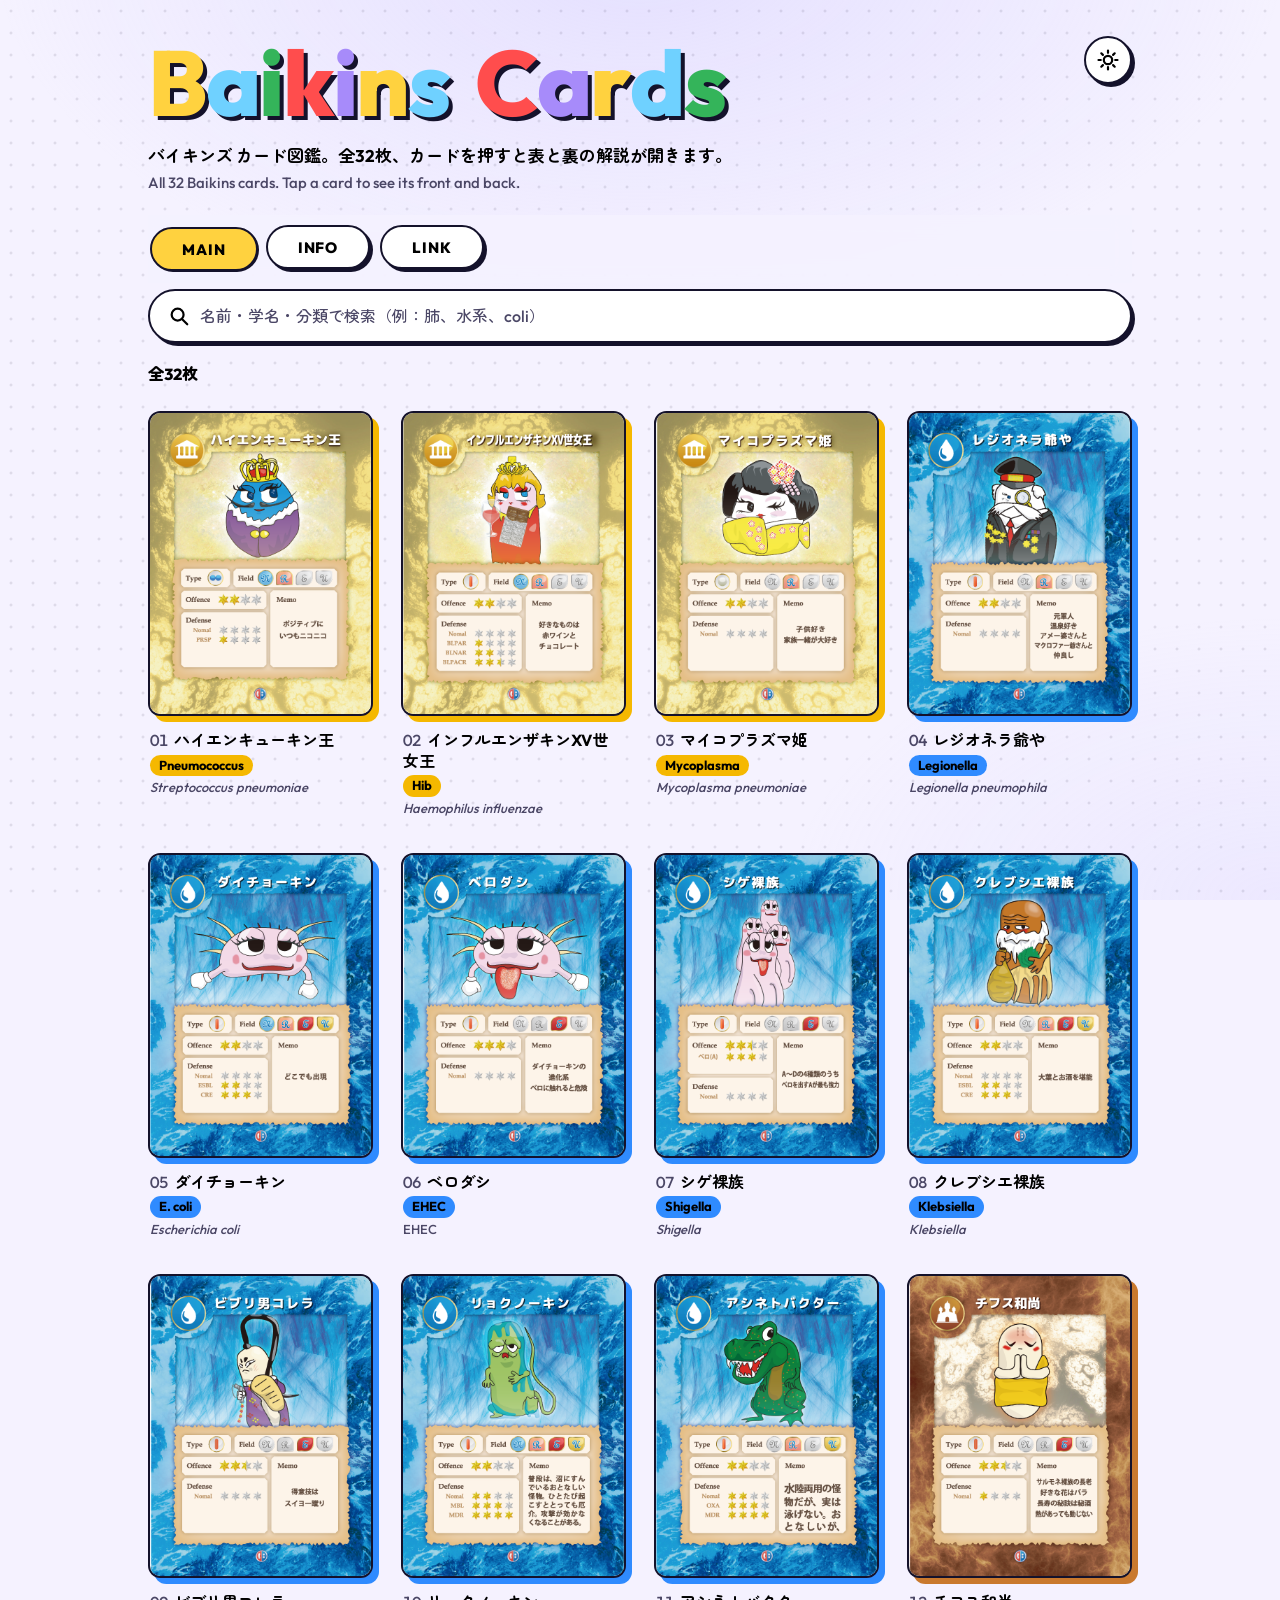
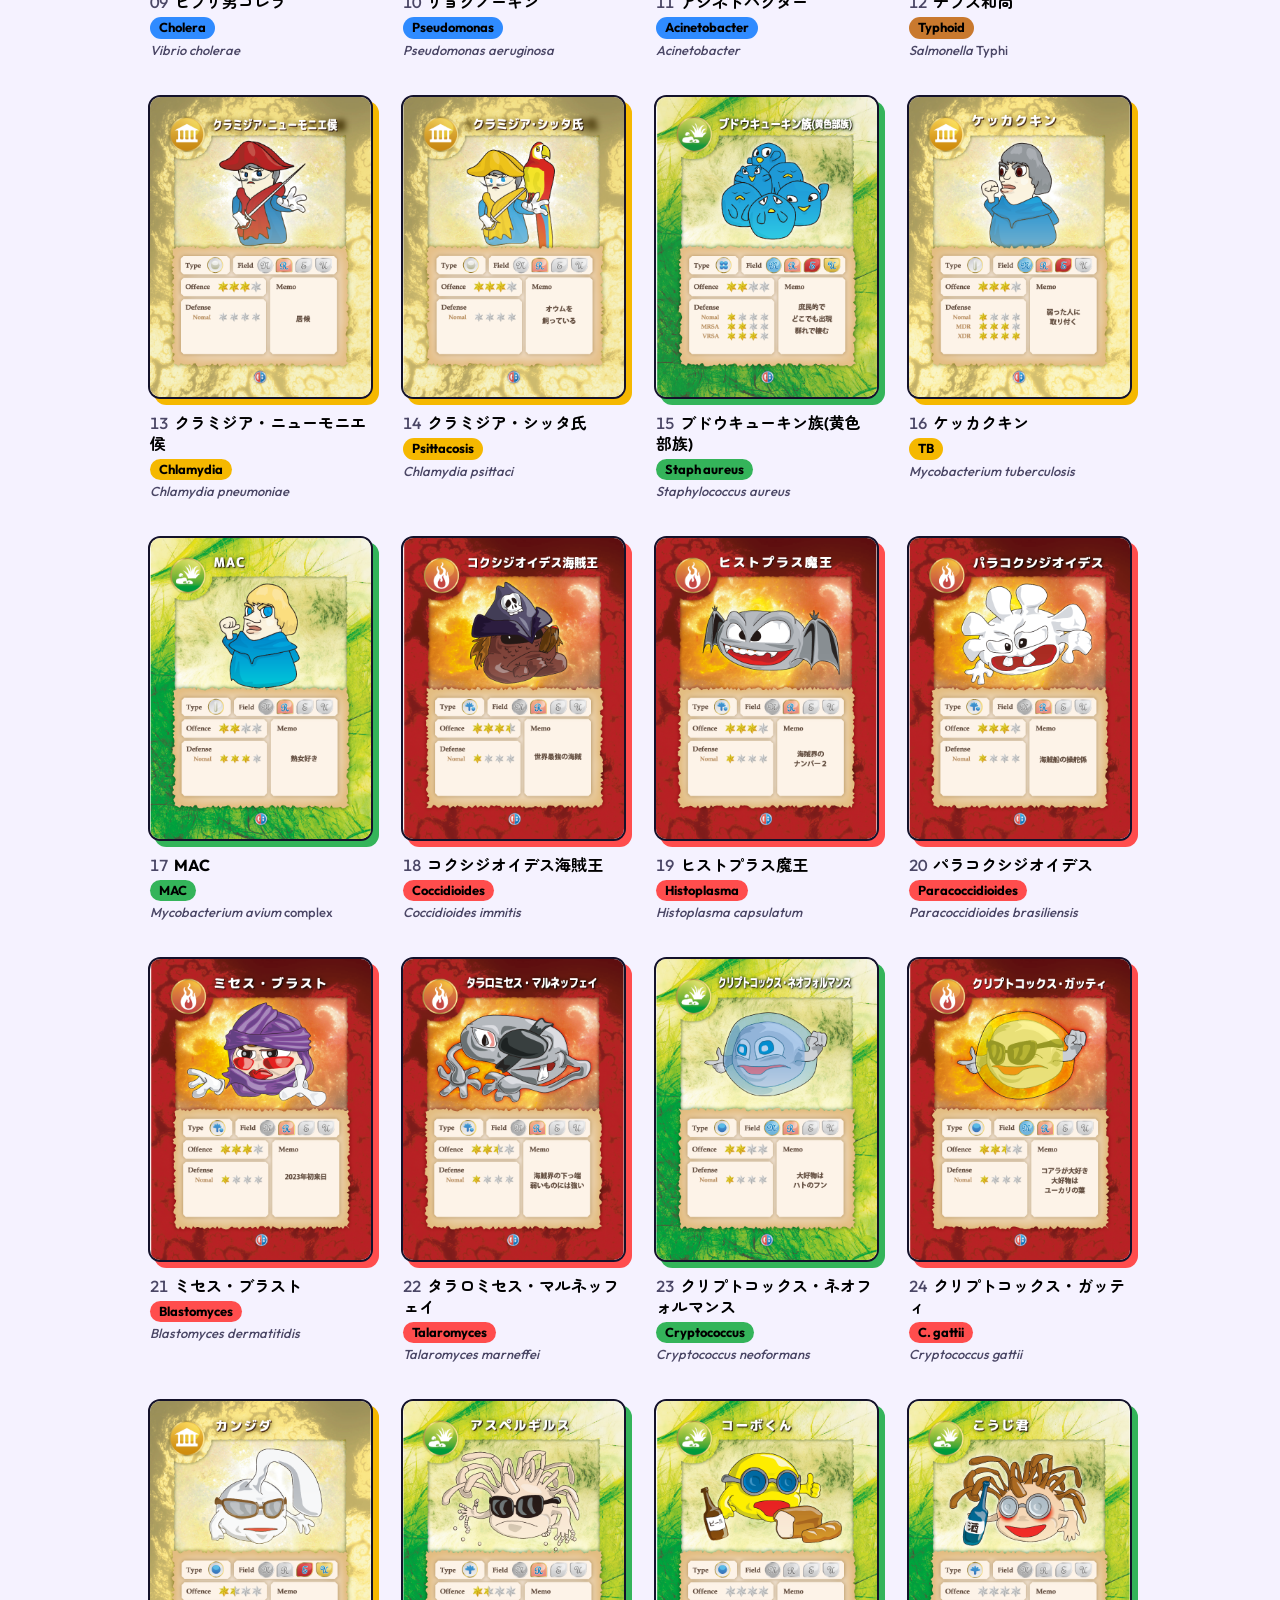
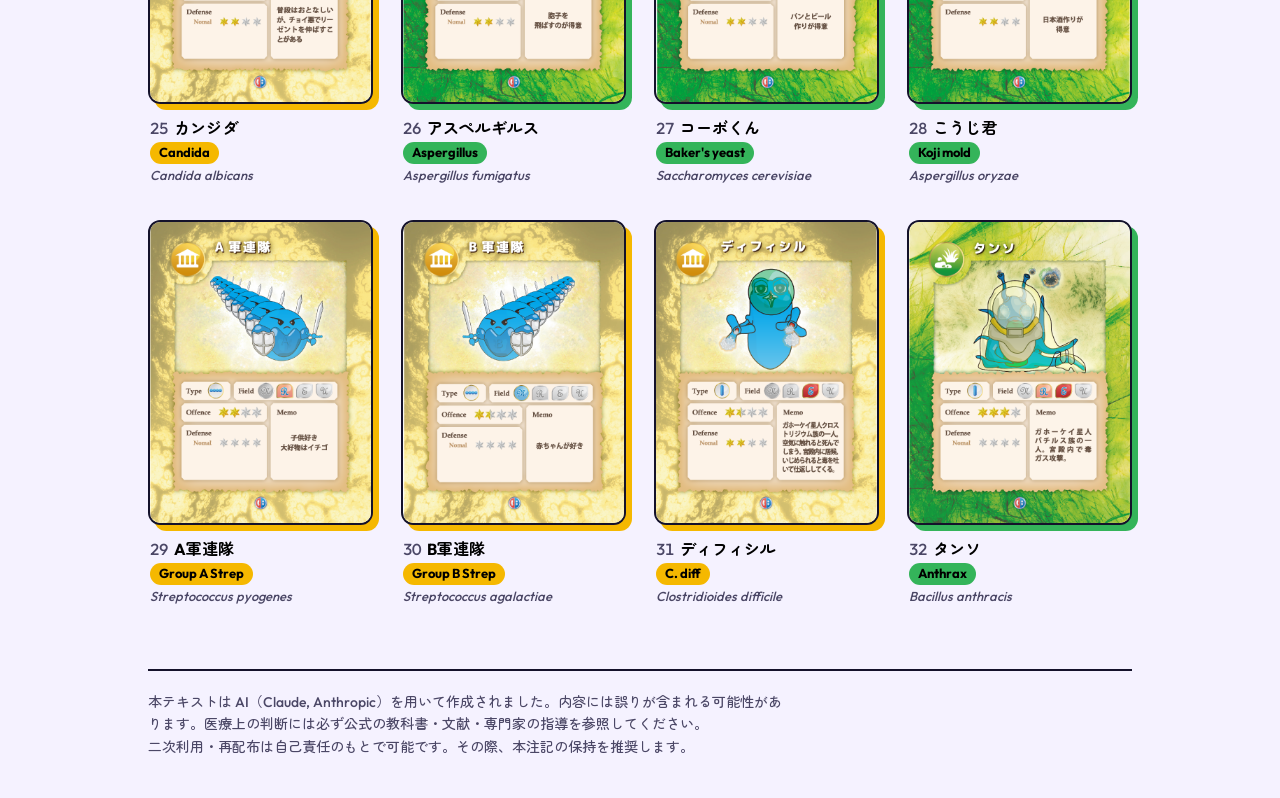
<file: baikinsCard.html>
<!DOCTYPE html>
<html lang="ja" data-theme="light">
<head>
<meta charset="UTF-8">
<meta name="viewport" content="width=device-width, initial-scale=1, viewport-fit=cover">
<title>Baikins Cards｜バイキンズ カード図鑑</title>
<meta name="theme-color" content="#f5f2ff">
<link rel="preconnect" href="https://fonts.googleapis.com">
<link rel="preconnect" href="https://fonts.gstatic.com" crossorigin>
<link href="https://fonts.googleapis.com/css2?family=Outfit:wght@500;700;800&family=Zen+Maru+Gothic:wght@500;700;900&display=swap" rel="stylesheet">
<style>
  /* ホバー中のカードの枠色をページ全体に滲ませる（色を滑らかに遷移させるため登録） */
  @property --glow { syntax: "<color>"; inherits: true; initial-value: #cfc8ff; }

  :root {
    --bg: #f5f2ff;
    --surface: #ffffff;
    --ink: #000000;
    --sub: #4b4766;
    --edge: #14122b;          /* ふち線・ハードシャドウの色 */
    --pop-shadow: #14122b;
    --veil: rgba(245,242,255,.86);
    --dot: rgba(20,18,43,.10);
    --glow-n: #cfc8ff;
    --glow: var(--glow-n);

    --yellow: #ffd23f;
    --sky:    #6fd1ff;
    --pink:   #ff8fb1;
    --g: #f5b800; --b: #2f8bff; --n: #34b45a; --r: #ff4d4d; --t: #c9792e;

    --font: "Outfit", "Zen Maru Gothic", "Hiragino Maru Gothic ProN", "Yu Gothic", sans-serif;
    transition: --glow .45s ease;
  }
  :root[data-theme="dark"] {
    --bg: #15132b;
    --surface: #221f45;
    --ink: #ffffff;
    --sub: #b9b4e0;
    --edge: #f3f0ff;
    --pop-shadow: #5b50a8;
    --veil: rgba(21,19,43,.86);
    --dot: rgba(255,255,255,.07);
    --glow-n: #3b3590;
    color-scheme: dark;
  }

  * { box-sizing: border-box; }
  html { -webkit-text-size-adjust: 100%; }
  [hidden] { display: none !important; }
  body {
    margin: 0;
    background: var(--bg);
    color: var(--ink);
    font-family: var(--font);
    font-weight: 500;
    line-height: 1.6;
    transition: background-color .3s ease, color .3s ease;
  }
  /* 背景: 枠色のにじみ + ドット */
  body::before {
    content: ""; position: fixed; inset: 0; z-index: -2; pointer-events: none;
    background:
      radial-gradient(70% 55% at 50% -5%, color-mix(in srgb, var(--glow) 42%, transparent), transparent 72%),
      radial-gradient(55% 45% at 100% 100%, color-mix(in srgb, var(--glow) 22%, transparent), transparent 70%);
  }
  body::after {
    content: ""; position: fixed; inset: 0; z-index: -1; pointer-events: none;
    background-image: radial-gradient(var(--dot) 1.3px, transparent 1.7px);
    background-size: 22px 22px;
  }
  .sr-only { position: absolute; width: 1px; height: 1px; overflow: hidden; clip: rect(0 0 0 0); white-space: nowrap; }

  .wrap {
    max-width: 1040px; margin: 0 auto;
    padding: 0 max(clamp(12px, 3vw, 28px), env(safe-area-inset-right)) 0 max(clamp(12px, 3vw, 28px), env(safe-area-inset-left));
  }

  /* ---------- ヘッダー ---------- */
  header { padding: clamp(18px, 4vw, 36px) 0 clamp(12px, 2vw, 20px); }
  .top { display: flex; align-items: flex-start; justify-content: space-between; gap: 12px; }
  h1 {
    margin: 0;
    font-size: clamp(40px, 10.5vw, 92px);
    font-weight: 800;
    line-height: 1;
    letter-spacing: -.02em;
  }
  h1 span { display: inline-block; text-shadow: clamp(2px, .5vw, 4px) clamp(2px, .5vw, 4px) 0 var(--pop-shadow); }
  h1 .sp { width: .28em; }
  h1 span:nth-child(5n+1) { color: var(--yellow); }
  h1 span:nth-child(5n+2) { color: var(--sky); }
  h1 span:nth-child(5n+3) { color: var(--n); }
  h1 span:nth-child(5n+4) { color: var(--r); }
  h1 span:nth-child(5n+5) { color: #a78bfa; }
  .lead { margin: clamp(8px, 1.6vw, 14px) 0 0; max-width: 36em; font-size: clamp(14px, 2vw, 17px); font-weight: 700; }
  .lead small { display: block; margin-top: 2px; font-weight: 500; color: var(--sub); font-size: .88em; }

  .theme {
    flex: none; display: grid; place-items: center;
    width: 48px; height: 48px; padding: 0; cursor: pointer;
    border: 2.5px solid var(--edge); border-radius: 50%;
    background: var(--surface); color: var(--ink);
    box-shadow: 3px 3px 0 var(--edge);
    transition: transform .15s ease, box-shadow .15s ease;
  }
  .theme:hover { transform: translate(-1px,-1px); box-shadow: 4px 4px 0 var(--edge); }
  .theme:active { transform: translate(2px,2px); box-shadow: 1px 1px 0 var(--edge); }
  .theme svg { width: 24px; height: 24px; fill: none; stroke: currentColor; stroke-width: 2.2; stroke-linecap: round; stroke-linejoin: round; }
  .theme .moon { display: none; }
  :root[data-theme="dark"] .theme .sun { display: none; }
  :root[data-theme="dark"] .theme .moon { display: block; }
  .theme:focus-visible, .tab:focus-visible, .lk:focus-visible, #lb button:focus-visible { outline: 3px solid var(--sky); outline-offset: 3px; }

  /* ---------- タブ ---------- */
  .tabs {
    position: sticky; top: 0; z-index: 5;
    display: flex; gap: 10px; flex-wrap: wrap;
    padding: 10px 0 14px;
    background: color-mix(in srgb, var(--bg) 82%, transparent);
    -webkit-backdrop-filter: blur(10px); backdrop-filter: blur(10px);
  }
  .tab {
    min-height: 44px; padding: 0 clamp(18px, 4vw, 30px); cursor: pointer;
    border: 2.5px solid var(--edge); border-radius: 999px;
    background: var(--surface); color: var(--ink);
    font: 800 15px/1 var(--font); letter-spacing: .06em;
    box-shadow: 3px 3px 0 var(--edge);
    transition: transform .15s ease, box-shadow .15s ease, background-color .15s ease;
  }
  .tab:hover { transform: translate(-1px,-1px); box-shadow: 4px 4px 0 var(--edge); }
  .tab[aria-selected="true"] { color: #000; transform: translate(2px,2px); box-shadow: 1px 1px 0 var(--edge); }
  #tab-main[aria-selected="true"] { background: var(--yellow); }
  #tab-info[aria-selected="true"] { background: var(--sky); }
  #tab-link[aria-selected="true"] { background: var(--pink); }

  /* ---------- MAIN: 1段あたり4枚 ---------- */
  .grid {
    list-style: none; margin: 0; padding: 12px 0 clamp(32px, 6vw, 64px);
    display: grid;
    grid-template-columns: repeat(4, minmax(0, 1fr));
    gap: clamp(16px, 3.2vw, 36px) clamp(10px, 2.4vw, 28px);
  }
  .card { --c: var(--g); }
  .card[data-f="b"] { --c: var(--b); }
  .card[data-f="n"] { --c: var(--n); }
  .card[data-f="r"] { --c: var(--r); }
  .card[data-f="t"] { --c: var(--t); }

  .card a { display: block; color: inherit; text-decoration: none; outline: none; }
  .card .thumb {
    display: block; width: 100%; height: auto;
    /* 4隅を丸く（カードの大きさに比例） */
    border-radius: 5.5% / 4%;
    border: 2.5px solid var(--edge);
    background: var(--surface);
    box-shadow: clamp(3px, .7vw, 6px) clamp(3px, .7vw, 6px) 0 var(--c);
    transition: transform .2s cubic-bezier(.2,.7,.2,1), box-shadow .2s ease;
  }
  .card a:focus-visible .thumb { outline: 3px solid var(--sky); outline-offset: 4px; }
  @media (hover: hover) {
    .card a:hover .thumb {
      transform: translate(-3px, -6px) rotate(-1deg);
      box-shadow: 9px 11px 0 var(--c);
    }
  }
  .card a:active .thumb { transform: translate(2px, 2px); box-shadow: 1px 1px 0 var(--c); }

  .capt { margin-top: clamp(8px, 1.5vw, 14px); padding: 0 2px; line-height: 1.3; }
  .nm { display: block; font-weight: 700; font-size: clamp(11px, 1.7vw, 16px); }
  .no { color: var(--sub); font-variant-numeric: tabular-nums; margin-right: .4em; font-weight: 500; }
  .en {
    display: inline-block; margin-top: 4px; padding: 1px 9px;
    border-radius: 999px; background: var(--c, var(--g)); color: #000;
    font-weight: 700; font-size: clamp(9px, 1.4vw, 13px); line-height: 1.5;
  }
  .sci { display: block; margin-top: 3px; font-size: clamp(10px, 1.3vw, 13px); color: var(--sub); }
  @media (max-width: 560px) { .sci { display: none; } .no { display: none; } }

  /* ---------- INFO / LINK ---------- */
  .panel-body { padding: 8px 0 clamp(32px, 6vw, 64px); max-width: 900px; }
  .panel-body h2 { margin: 0 0 16px; font-size: clamp(24px, 4vw, 34px); font-weight: 800; letter-spacing: -.01em; line-height: 1.15; }
  .panel-body h2 small { margin-left: .6em; font-size: .5em; color: var(--sub); font-weight: 500; letter-spacing: 0; }
  .tips { list-style: none; margin: 0; padding: 0; display: grid; gap: 14px; }
  .tips li {
    display: grid; grid-template-columns: 84px 1fr; gap: 14px; align-items: start;
    padding: 14px; border: 2.5px solid var(--edge); border-radius: 18px;
    background: var(--surface); box-shadow: 4px 4px 0 var(--edge);
  }
  .tips .k {
    display: grid; place-items: center; height: 44px; border-radius: 12px;
    background: var(--k); color: #000; font-weight: 800; font-size: 14px; letter-spacing: .03em;
  }
  .tips b { display: block; font-size: 16px; line-height: 1.4; }
  .tips p { margin: 2px 0 0; font-size: 15px; line-height: 1.6; }
  .tips p small { display: block; margin-top: 2px; color: var(--sub); font-size: 13px; }
  .note { margin: 18px 0 0; font-size: 14px; color: var(--sub); }
  kbd {
    font: 700 .85em var(--font); padding: 1px 7px; border: 2px solid var(--edge);
    border-radius: 7px; background: var(--surface); box-shadow: 1px 1px 0 var(--edge);
  }
  @media (max-width: 520px) { .tips li { grid-template-columns: 1fr; } .tips .k { width: 84px; } }

  .links { display: grid; gap: 16px; }
  .lk {
    --k: var(--yellow);
    display: grid; grid-template-columns: 1fr 44px; gap: 14px; align-items: center;
    padding: 18px 18px 18px 20px; min-height: 44px;
    color: inherit; text-decoration: none;
    border: 2.5px solid var(--edge); border-radius: 20px;
    background: var(--surface);
    box-shadow: 6px 6px 0 var(--k);
    transition: transform .18s cubic-bezier(.2,.7,.2,1), box-shadow .18s ease;
  }
  .lk:nth-child(2) { --k: var(--sky); }
  .lk:nth-child(3) { --k: var(--pink); }
  .lk:hover { transform: translate(-3px,-3px); box-shadow: 9px 9px 0 var(--k); }
  .lk:active { transform: translate(3px,3px); box-shadow: 2px 2px 0 var(--k); }
  .lk h3 { margin: 0; font-size: clamp(18px, 3vw, 22px); font-weight: 800; line-height: 1.25; }
  .lk p { margin: 4px 0 0; font-size: 15px; }
  .lk .en-line { display: block; color: var(--sub); font-size: 13px; }
  .lk .url { display: block; margin-top: 6px; font-size: 12.5px; color: var(--sub); word-break: break-all; }
  .lk .go {
    display: grid; place-items: center; width: 44px; height: 44px; border-radius: 50%;
    background: var(--k); border: 2.5px solid var(--edge); color: #000;
  }
  .lk .go svg { width: 20px; height: 20px; fill: none; stroke: currentColor; stroke-width: 2.4; stroke-linecap: round; stroke-linejoin: round; }

  /* INFO: カードの見かた */
  .sec { margin: 0 0 clamp(36px, 6vw, 56px); }
  .sec > h2 { margin-top: 0; }
  .anatomy { display: grid; grid-template-columns: minmax(0, 290px) minmax(0, 1fr); gap: clamp(18px, 4vw, 36px); align-items: start; }
  .demo { margin: 0; position: sticky; top: 76px; }
  .demo-card { position: relative; }
  .demo-card img {
    display: block; width: 100%; height: auto;
    border-radius: 5.5% / 4%; border: 2.5px solid var(--edge);
    box-shadow: 6px 6px 0 var(--b);
  }
  .pin {
    position: absolute; display: grid; place-items: center;
    width: 24px; height: 24px; margin: -12px 0 0 -12px;
    border-radius: 50%; background: var(--yellow); color: #000;
    border: 2px solid #000; font: 800 13px/1 var(--font);
  }
  .demo figcaption { margin-top: 14px; font-size: 13px; color: var(--sub); }

  .guide { list-style: none; margin: 0; padding: 0; display: grid; gap: 14px; }
  .guide > li {
    padding: 14px 16px 16px; border: 2.5px solid var(--edge); border-radius: 18px;
    background: var(--surface); box-shadow: 4px 4px 0 var(--edge);
  }
  .guide h3 { margin: 0 0 6px; display: flex; flex-wrap: wrap; align-items: center; gap: 4px 10px; font-size: 17px; line-height: 1.3; }
  .guide h3 .n {
    flex: none; display: grid; place-items: center; width: 26px; height: 26px;
    border-radius: 50%; background: var(--yellow); color: #000; border: 2px solid #000;
    font-size: 13px; font-weight: 800;
  }
  .guide h3 small { font-weight: 500; color: var(--sub); font-size: 13px; }
  .guide p { margin: 4px 0 0; font-size: 15px; }
  .guide p small { display: block; margin-top: 2px; color: var(--sub); font-size: 13px; }

  .bg-list { list-style: none; margin: 12px 0 0; padding: 0; display: grid; grid-template-columns: repeat(auto-fit, minmax(200px, 1fr)); gap: 10px; }
  .bg-list li { display: flex; align-items: center; gap: 10px; padding: 8px 12px 8px 8px; border: 2px solid var(--edge); border-radius: 14px; background: var(--bg); }
  .mk { flex: none; display: grid; place-items: center; width: 42px; height: 42px; border-radius: 50%; background: var(--c); border: 2px solid #000; color: #000; }
  .mk svg { width: 23px; height: 23px; fill: none; stroke: currentColor; stroke-width: 2; stroke-linecap: round; stroke-linejoin: round; }
  .bg-list b { display: block; font-size: 15px; line-height: 1.25; }
  .bg-list small { display: block; margin-top: 1px; font-size: 12.5px; color: var(--sub); line-height: 1.35; }

  .chips { list-style: none; display: flex; flex-wrap: wrap; gap: 8px; margin: 12px 0 0; padding: 0; }
  .chips li { padding: 4px 12px; border: 2px solid var(--edge); border-radius: 14px; background: var(--bg); font-size: 14px; font-weight: 700; line-height: 1.35; }
  .chips li small { display: block; font-weight: 500; color: var(--sub); font-size: 11.5px; }
  .bgc { flex: none; display: block; width: 64px; height: 64px; border-radius: 14px; border: 2px solid var(--edge); object-fit: cover; }
  .bg-list li { padding: 6px 12px 6px 6px; }
  .ti { flex: none; display: block; width: 36px; height: 36px; }
  .chips.typ li { display: flex; align-items: center; gap: 10px; border-radius: 999px; padding: 5px 16px 5px 8px; }
  .chips.typ li > span { line-height: 1.3; }
  .chips.typ small { display: block; }
  .chips.fld li { display: flex; align-items: center; gap: 10px; border-radius: 999px; padding: 6px 18px 6px 12px; }
  .chips.fld li > span { line-height: 1.3; }
  .chips.fld small { display: block; margin-top: 0; }
  .fi { flex: none; display: block; width: auto; height: 34px; }
  .chips.fld.off { margin-top: 8px; }
  .chips.fld.off li { background: transparent; border-style: dashed; }
  .offs { display: flex; gap: 4px; }

  .abbr { margin-top: 10px; }
  .abbr summary { display: flex; align-items: center; min-height: 44px; cursor: pointer; font-weight: 700; font-size: 15px; }
  .abbr summary span { color: var(--sub); font-weight: 500; font-size: 13px; }
  .abbr dl { display: grid; grid-template-columns: max-content 1fr; gap: 6px 16px; margin: 4px 0 0; font-size: 14px; }
  .abbr dt { font-weight: 800; }
  .abbr dd { margin: 0; }

  @media (max-width: 760px) {
    .anatomy { grid-template-columns: 1fr; }
    .demo { position: static; max-width: 290px; }
  }

  /* ---------- 検索・絞り込み ---------- */
  .finder { padding: 6px 0 4px; scroll-margin-top: 76px; }
  .search {
    display: flex; align-items: center; gap: 10px;
    min-height: 54px; padding: 0 8px 0 18px;
    border: 2.5px solid var(--edge); border-radius: 999px;
    background: var(--surface); box-shadow: 3px 3px 0 var(--edge);
    transition: box-shadow .15s ease;
  }
  .search:focus-within { box-shadow: 5px 5px 0 var(--sky); outline: 3px solid var(--sky); outline-offset: 2px; }
  .search > svg { flex: none; width: 22px; height: 22px; fill: none; stroke: var(--ink); stroke-width: 2.4; stroke-linecap: round; stroke-linejoin: round; }
  .search input {
    flex: 1; min-width: 0; padding: 12px 0; border: 0; outline: 0; background: transparent;
    color: var(--ink); font: 700 16px/1.3 var(--font);
  }
  .search input::placeholder { color: var(--sub); opacity: 1; font-weight: 500; }
  .search input::-webkit-search-cancel-button, .search input::-webkit-search-decoration { -webkit-appearance: none; display: none; }
  .qclr {
    flex: none; display: grid; place-items: center; width: 40px; height: 40px; padding: 0; cursor: pointer;
    border: 2px solid var(--edge); border-radius: 50%; background: var(--yellow); color: #000;
  }
  .qclr svg { width: 18px; height: 18px; fill: none; stroke: currentColor; stroke-width: 2.6; stroke-linecap: round; }
  .qclr:focus-visible, .fchip:focus-visible, .reset:focus-visible, .pick:focus-visible { outline: 3px solid var(--sky); outline-offset: 2px; }
  .status { display: flex; flex-wrap: wrap; align-items: center; gap: 8px 10px; min-height: 40px; margin-top: 12px; outline: none; }
  .num { font-weight: 800; font-size: 16px; font-variant-numeric: tabular-nums; }
  .fchips { display: contents; }
  .fchip {
    display: inline-flex; align-items: center; gap: 8px; min-height: 40px; padding: 0 12px 0 16px; cursor: pointer;
    border: 2.5px solid var(--edge); border-radius: 999px; background: var(--yellow); color: #000;
    font: 700 14px/1 var(--font); box-shadow: 2px 2px 0 var(--edge);
  }
  .fchip svg { width: 14px; height: 14px; fill: none; stroke: currentColor; stroke-width: 3; stroke-linecap: round; }
  .reset {
    min-height: 44px; padding: 0 6px; cursor: pointer; border: 0; background: none; color: var(--ink);
    font: 700 14px/1 var(--font); text-decoration: underline; text-underline-offset: 4px;
  }
  .reset span { font-weight: 500; color: var(--sub); }
  .empty { display: grid; justify-items: center; gap: 4px; padding: clamp(32px, 8vw, 72px) 0; text-align: center; }
  .empty b { font-size: 18px; }
  .empty small { color: var(--sub); font-size: 14px; }

  /* INFO の押せる項目 */
  .pick-hint { margin: 10px 0 0; }
  .pick-hint b { font-size: 14px; }
  .guide .pick-hint small { margin-top: 1px; }
  .pick {
    display: flex; align-items: center; gap: 10px; width: 100%; padding: 6px 12px 6px 6px;
    font: inherit; color: inherit; text-align: left; cursor: pointer;
    border: 0; border-radius: inherit; background: none;
  }
  .pick:hover { background: color-mix(in srgb, var(--yellow) 38%, transparent); }
  .pick[aria-pressed="true"] { background: var(--yellow); color: #000; }
  .pick[aria-pressed="true"] small, .pick[aria-pressed="true"] .cnt { color: #000; }
  .pick[aria-pressed="true"] .cnt { background: #fff; }
  .bg-list li { padding: 0; }
  .chips.typ li.hp, .chips.fld li.hp { padding: 0; }
  .chips li.hp .pick { padding: 5px 14px 5px 8px; border-radius: 999px; }
  .chips.fld li.hp .pick { padding: 6px 14px 6px 12px; }
  .cnt {
    flex: none; margin-left: 2px; padding: 2px 9px; border-radius: 999px;
    background: var(--edge); color: var(--bg); font: 800 12px/1.4 var(--font); font-variant-numeric: tabular-nums;
  }

  /* ---------- ライトボックス ---------- */
  #lb {
    position: fixed; inset: 0; z-index: 10;
    display: none; flex-direction: column; align-items: center; justify-content: center;
    padding: 64px 16px max(20px, env(safe-area-inset-bottom));
    background: var(--veil);
    -webkit-backdrop-filter: blur(16px); backdrop-filter: blur(16px);
  }
  #lb.open { display: flex; animation: fade .18s ease-out; }
  #lb .stage { --c: var(--g); display: flex; flex-direction: column; align-items: center; max-width: 100%; }
  #lbimg {
    display: block;
    max-width: min(94vw, 1000px); max-height: calc(100vh - 190px); max-height: calc(100dvh - 190px);
    width: auto; height: auto;
    border: 3px solid var(--edge); border-radius: 20px;
    background: #fff;
    box-shadow: 8px 8px 0 var(--c);
  }
  #lb.open #lbimg { animation: pop .22s cubic-bezier(.2,.7,.2,1); }
  #lb .cap { margin-top: 20px; text-align: center; line-height: 1.4; }
  #lb .cap b { font-size: clamp(17px, 2.6vw, 22px); }
  #lb .cap .en { margin: 0 0 0 .6em; font-size: 14px; vertical-align: .1em; }
  #lb .cap .pos { color: var(--sub); font-size: 13px; font-variant-numeric: tabular-nums; margin-left: .6em; }
  #lb .cap .sci { display: block; margin-top: 4px; font-size: 14px; }
  #lb button {
    position: absolute; display: grid; place-items: center;
    width: 48px; height: 48px; padding: 0; cursor: pointer;
    border: 2.5px solid var(--edge); border-radius: 50%;
    background: var(--surface); color: var(--ink);
    box-shadow: 3px 3px 0 var(--edge);
  }
  #lb button:hover { background: var(--yellow); color: #000; }
  #lb svg { width: 22px; height: 22px; fill: none; stroke: currentColor; stroke-width: 2.4; stroke-linecap: round; stroke-linejoin: round; }
  #lb .close { top: max(12px, env(safe-area-inset-top)); right: 12px; }
  #lb .prev  { left: 10px;  top: 50%; transform: translateY(-50%); }
  #lb .next  { right: 10px; top: 50%; transform: translateY(-50%); }
  @media (max-width: 700px) {
    #lb .prev, #lb .next { top: auto; bottom: max(14px, env(safe-area-inset-bottom)); transform: none; }
    #lb .prev { left: 14px; } #lb .next { right: 14px; }
  }
  @keyframes fade { from { opacity: 0; } }
  @keyframes pop  { from { opacity: 0; transform: scale(.96); } }

  footer { border-top: 2.5px solid var(--edge); }
  footer p { margin: 0; padding: 20px 0 max(40px, env(safe-area-inset-bottom)); max-width: 46em; font-size: 14px; color: var(--sub); }

  @media (prefers-reduced-motion: reduce) {
    :root, body { transition: none; }
    .card .thumb, .tab, .theme, .lk, #lb.open, #lb.open #lbimg { transition: none; animation: none; }
    .card a:hover .thumb, .lk:hover, .tab:hover, .theme:hover { transform: none; }
  }
</style>
</head>
<body>
<div class="wrap">
  <header>
    <div class="top">
      <h1 aria-label="Baikins Cards" id="logo"></h1>
      <button class="theme" id="theme" type="button" aria-label="ライト／ダークを切り替え  Toggle light and dark" aria-pressed="false" title="Light / Dark">
        <svg class="sun" viewBox="0 0 24 24" aria-hidden="true"><circle cx="12" cy="12" r="4.2"/><path d="M12 2.5v2.3M12 19.2v2.3M2.5 12h2.3M19.2 12h2.3M5.3 5.3l1.6 1.6M17.1 17.1l1.6 1.6M5.3 18.7l1.6-1.6M17.1 6.9l1.6-1.6"/></svg>
        <svg class="moon" viewBox="0 0 24 24" aria-hidden="true"><path d="M20 14.5A8.5 8.5 0 0 1 9.5 4a8.5 8.5 0 1 0 10.5 10.5z"/></svg>
      </button>
    </div>
    <p class="lead">バイキンズ カード図鑑。全32枚、カードを押すと表と裏の解説が開きます。<small>All 32 Baikins cards. Tap a card to see its front and back.</small></p>
  </header>

  <nav class="tabs" role="tablist" aria-label="ページ切り替え">
    <button class="tab" role="tab" id="tab-main" aria-controls="panel-main" aria-selected="true"  type="button">MAIN</button>
    <button class="tab" role="tab" id="tab-info" aria-controls="panel-info" aria-selected="false" type="button" tabindex="-1">INFO</button>
    <button class="tab" role="tab" id="tab-link" aria-controls="panel-link" aria-selected="false" type="button" tabindex="-1">LINK</button>
  </nav>

  <section id="panel-main" role="tabpanel" aria-labelledby="tab-main">
    <h2 class="sr-only">Cards</h2>
    <div class="finder" id="finder" role="search">
      <label class="search" for="q">
        <svg viewBox="0 0 24 24" aria-hidden="true"><circle cx="10.5" cy="10.5" r="6.5"/><path d="M15.5 15.5L21 21"/></svg>
        <input id="q" type="search" inputmode="search" enterkeyhint="search" autocomplete="off" autocapitalize="off" spellcheck="false" placeholder="名前・学名・分類で検索（例：肺、水系、coli）" aria-label="カードを検索 Search cards">
        <button type="button" class="qclr" id="qclr" aria-label="入力を消す Clear" hidden><svg viewBox="0 0 24 24" aria-hidden="true"><path d="M6 6l12 12M18 6L6 18"/></svg></button>
      </label>
      <div class="status" id="status" tabindex="-1" aria-live="polite">
        <span class="num" id="num"></span>
        <span class="fchips" id="fchips"></span>
        <button type="button" class="reset" id="reset" data-reset hidden>すべて表示<span> Show all</span></button>
      </div>
    </div>
    <div class="empty" id="empty" hidden>
      <b>該当するカードがありません</b>
      <small>No cards found. Try another word, or clear the filter.</small>
      <button type="button" class="reset" data-reset>すべて表示<span> Show all</span></button>
    </div>
    <ol class="grid" id="grid"></ol>
  </section>

  <section id="panel-info" role="tabpanel" aria-labelledby="tab-info" hidden>
    <div class="panel-body">

      <div class="sec">
        <h2>カードの見かた<small>How to read a card</small></h2>
        <div class="anatomy">
          <figure class="demo">
            <div class="demo-card">
              <img src="img/sm-card-05.png" alt="例として、05 ダイチョーキンのカード。番号は右の説明に対応しています。">
              <span class="pin" style="left:7%;top:7%" aria-hidden="true">1</span>
              <span class="pin" style="left:6%;top:54.5%" aria-hidden="true">2</span>
              <span class="pin" style="left:95%;top:54.5%" aria-hidden="true">3</span>
              <span class="pin" style="left:6%;top:62.5%" aria-hidden="true">4</span>
              <span class="pin" style="left:6%;top:71%" aria-hidden="true">5</span>
              <span class="pin" style="left:95%;top:64%" aria-hidden="true">6</span>
            </div>
            <figcaption>例：05 ダイチョーキン<br>Example: card 05</figcaption>
          </figure>

          <ol class="guide">
            <li>
              <h3><span class="n">1</span>背景と左上のマーク<small>Background and badge</small></h3>
              <p>背景の色と左上のマークは、キャラクターの分類を表します。</p>
              <p class="pick-hint"><b>押すと、その分類のカードだけを MAIN に表示します。</b><small>Tap an item to show only those cards in MAIN. Tap again to clear.</small></p>
              <ul class="bg-list">
                <li style="--c: var(--g)"><button type="button" class="pick" data-kind="bg" data-key="g" aria-pressed="false"><img class="bgc" src="[data-uri]" alt="" width="64" height="64"><div><b>皇族系</b><small>黄色の背景 / Royal family<br><span data-count="g"></span>枚</small></div></button></li>
                <li style="--c: var(--b)"><button type="button" class="pick" data-kind="bg" data-key="b" aria-pressed="false"><img class="bgc" src="[data-uri]" alt="" width="64" height="64"><div><b>水系</b><small>青色の背景 / Water<br><span data-count="b"></span>枚</small></div></button></li>
                <li style="--c: var(--n)"><button type="button" class="pick" data-kind="bg" data-key="n" aria-pressed="false"><img class="bgc" src="[data-uri]" alt="" width="64" height="64"><div><b>野外系</b><small>緑色の背景 / Outdoors<br><span data-count="n"></span>枚</small></div></button></li>
                <li style="--c: var(--r)"><button type="button" class="pick" data-kind="bg" data-key="r" aria-pressed="false"><img class="bgc" src="[data-uri]" alt="" width="64" height="64"><div><b>熱帯系</b><small>赤色の背景 / Tropical<br><span data-count="r"></span>枚</small></div></button></li>
                <li style="--c: var(--t)"><button type="button" class="pick" data-kind="bg" data-key="t" aria-pressed="false"><img class="bgc" src="[data-uri]" alt="" width="64" height="64"><div><b>マクロファー寺</b><small>茶色系の背景 / Macrophage temple<br><span data-count="t"></span>枚</small></div></button></li>
              </ul>
            </li>

            <li>
              <h3><span class="n">2</span>Type<small>菌の種類 / Microbe type</small></h3>
              <p>グラム染色性と形、真菌の形態で分けた10種類です。アイコンの形が菌の形を、色がグラム染色の色（青：陽性、赤：陰性、灰白：染まりにくい）を表します。<small>Ten types by Gram stain and shape, plus fungal forms. Icon shape = cell shape; color = Gram stain (blue: positive, red: negative, gray-white: stains poorly).</small></p>
              <p class="pick-hint"><b>押すと、その分類のカードだけを MAIN に表示します。</b><small>Tap an item to show only those cards in MAIN. Tap again to clear.</small></p>
              <ul class="chips typ">
                <li class="hp"><button type="button" class="pick" data-kind="type" data-key="dip" aria-pressed="false"><img class="ti" src="[data-uri]" alt="" width="36" height="36"><span>グラム陽性双球菌<small>Gram-positive diplococci</small></span><b class="cnt" data-cnt="type:dip"></b></button></li>
                <li class="hp"><button type="button" class="pick" data-kind="type" data-key="strep" aria-pressed="false"><img class="ti" src="[data-uri]" alt="" width="36" height="36"><span>グラム陽性連鎖状球菌<small>Gram-positive streptococci</small></span><b class="cnt" data-cnt="type:strep"></b></button></li>
                <li class="hp"><button type="button" class="pick" data-kind="type" data-key="staph" aria-pressed="false"><img class="ti" src="[data-uri]" alt="" width="36" height="36"><span>グラム陽性ブドウ状球菌<small>Gram-positive staphylococci</small></span><b class="cnt" data-cnt="type:staph"></b></button></li>
                <li class="hp"><button type="button" class="pick" data-kind="type" data-key="gnr" aria-pressed="false"><img class="ti" src="[data-uri]" alt="" width="36" height="36"><span>グラム陰性桿菌<small>Gram-negative rods</small></span><b class="cnt" data-cnt="type:gnr"></b></button></li>
                <li class="hp"><button type="button" class="pick" data-kind="type" data-key="gpr" aria-pressed="false"><img class="ti" src="[data-uri]" alt="" width="36" height="36"><span>グラム陽性桿菌<small>Gram-positive rods</small></span><b class="cnt" data-cnt="type:gpr"></b></button></li>
                <li class="hp"><button type="button" class="pick" data-kind="type" data-key="atyp" aria-pressed="false"><img class="ti" src="[data-uri]" alt="" width="36" height="36"><span>非定型菌<small>Atypical bacteria</small></span><b class="cnt" data-cnt="type:atyp"></b></button></li>
                <li class="hp"><button type="button" class="pick" data-kind="type" data-key="afb" aria-pressed="false"><img class="ti" src="[data-uri]" alt="" width="36" height="36"><span>抗酸菌<small>Acid-fast bacteria</small></span><b class="cnt" data-cnt="type:afb"></b></button></li>
                <li class="hp"><button type="button" class="pick" data-kind="type" data-key="yeast" aria-pressed="false"><img class="ti" src="[data-uri]" alt="" width="36" height="36"><span>酵母様真菌<small>Yeast-like fungi</small></span><b class="cnt" data-cnt="type:yeast"></b></button></li>
                <li class="hp"><button type="button" class="pick" data-kind="type" data-key="mold" aria-pressed="false"><img class="ti" src="[data-uri]" alt="" width="36" height="36"><span>糸状菌<small>Filamentous fungi</small></span><b class="cnt" data-cnt="type:mold"></b></button></li>
                <li class="hp"><button type="button" class="pick" data-kind="type" data-key="dimorph" aria-pressed="false"><img class="ti" src="[data-uri]" alt="" width="36" height="36"><span>二形性真菌<small>Dimorphic fungi</small></span><b class="cnt" data-cnt="type:dimorph"></b></button></li>
              </ul>
            </li>

            <li>
              <h3><span class="n">3</span>Field<small>感染しやすい部位 / Common infection sites</small></h3>
              <p>4つのアイコンは、部位を表す英語の頭文字です。色がついているものが、感染しやすい部位です。<small>Each icon is the first letter of the English name. Colored icons show where the microbe tends to infect.</small></p>
              <p class="pick-hint"><b>押すと、その分類のカードだけを MAIN に表示します。</b><small>Tap an item to show only those cards in MAIN. Tap again to clear.</small></p>
              <ul class="chips fld">
                <li class="hp"><button type="button" class="pick" data-kind="field" data-key="N" aria-pressed="false"><img class="fi" src="[data-uri]" alt="N" width="25" height="26"><span>脳<small>Neuro（N）</small></span><b class="cnt" data-cnt="field:N"></b></button></li>
                <li class="hp"><button type="button" class="pick" data-kind="field" data-key="R" aria-pressed="false"><img class="fi" src="[data-uri]" alt="R" width="29" height="26"><span>肺<small>Respiratory（R）</small></span><b class="cnt" data-cnt="field:R"></b></button></li>
                <li class="hp"><button type="button" class="pick" data-kind="field" data-key="E" aria-pressed="false"><img class="fi" src="[data-uri]" alt="E" width="29" height="26"><span>胃腸<small>Entero（E）</small></span><b class="cnt" data-cnt="field:E"></b></button></li>
                <li class="hp"><button type="button" class="pick" data-kind="field" data-key="U" aria-pressed="false"><img class="fi" src="[data-uri]" alt="U" width="29" height="26"><span>尿路<small>Urinary（U）</small></span><b class="cnt" data-cnt="field:U"></b></button></li>
              </ul>
              <ul class="chips fld off">
                <li><span class="offs"><img class="fi" src="[data-uri]" alt="" width="24" height="26"><img class="fi" src="[data-uri]" alt="" width="29" height="26"><img class="fi" src="[data-uri]" alt="" width="29" height="26"><img class="fi" src="[data-uri]" alt="" width="29" height="26"></span><span>灰色は当てはまりません<small>Gray icons do not apply</small></span></li>
              </ul>
            </li>

            <li>
              <h3><span class="n">4</span>Offence<small>病原性 / Virulence</small></h3>
              <p>病原性の強さを星で表します。とくに、バイオセーフティレベル（BSL）に近い考え方です。<small>Stars show how strongly the microbe causes disease, close to the idea of biosafety levels (BSL).</small></p>
            </li>

            <li>
              <h3><span class="n">5</span>Defense<small>感受性 / Susceptibility</small></h3>
              <p>薬の効きにくさ、つまり耐性の程度を星で表します。星が多いほど耐性が強く、1行が1つの株の型です。<small>Stars show the degree of resistance to antimicrobials. More stars mean stronger resistance; each row is one strain type.</small></p>
              <details class="abbr">
                <summary>耐性株の略称を見る<span>&nbsp;Abbreviations</span></summary>
                <dl>
                  <dt>Nomal</dt><dd>通常株（耐性を持たない株）</dd>
                  <dt>PRSP</dt><dd>ペニシリン耐性肺炎球菌</dd>
                  <dt>BLPAR</dt><dd>β-ラクタマーゼ産生アンピシリン耐性</dd>
                  <dt>BLNAR</dt><dd>β-ラクタマーゼ非産生アンピシリン耐性</dd>
                  <dt>BLPACR</dt><dd>β-ラクタマーゼ産生アモキシシリン・クラブラン酸耐性</dd>
                  <dt>MRSA</dt><dd>メチシリン耐性黄色ブドウ球菌</dd>
                  <dt>VRSA</dt><dd>バンコマイシン耐性黄色ブドウ球菌</dd>
                  <dt>ESBL</dt><dd>基質特異性拡張型β-ラクタマーゼ産生菌</dd>
                  <dt>CRE</dt><dd>カルバペネム耐性腸内細菌目細菌</dd>
                  <dt>MBL</dt><dd>メタロβ-ラクタマーゼ産生菌</dd>
                  <dt>OXA</dt><dd>OXA型カルバペネマーゼ産生菌</dd>
                  <dt>MDR</dt><dd>多剤耐性</dd>
                  <dt>XDR</dt><dd>超多剤耐性</dd>
                </dl>
              </details>
            </li>

            <li>
              <h3><span class="n">6</span>Memo<small>そのほかの特徴 / Other traits</small></h3>
              <p>そのキャラクターや微生物の、そのほかの特徴が書かれています。</p>
            </li>
          </ol>
        </div>
      </div>

      <div class="sec">
        <h2>操作方法<small>How to use</small></h2>
        <ul class="tips">
          <li>
            <span class="k" style="--k: var(--yellow)">Tap</span>
            <div><b>カードを押す</b><p>表と裏の解説が大きく開きます。<small>Tap a card to open its front and back.</small></p></div>
          </li>
          <li>
            <span class="k" style="--k: var(--sky)">Browse</span>
            <div><b>前後のカードへ</b><p><kbd>←</kbd> <kbd>→</kbd> キー、画面の ‹ › ボタン、スマホでは左右スワイプで移動できます。<small>Use the arrow keys, the on-screen buttons, or swipe on a phone.</small></p></div>
          </li>
          <li>
            <span class="k" style="--k: var(--pink)">Close</span>
            <div><b>閉じる</b><p><kbd>Esc</kbd> キー、右上の × ボタン、カードの外側をタップします。<small>Press Esc, tap ×, or tap outside the card.</small></p></div>
          </li>
          <li>
            <span class="k" style="--k: var(--sky)">Search</span>
            <div><b>検索と絞り込み</b><p>MAIN の検索欄に、名前・学名・英語名・分類（例：肺、水系）を入れるとカードが絞り込まれます。スペースで区切ると、すべてを含むカードだけが残ります。キーボードでは <kbd>/</kbd> で検索欄に移れます。<small>Type a name, scientific name, English name or category in MAIN. Separate words with spaces to narrow down. Press / to jump to the search box.</small></p></div>
          </li>
          <li>
            <span class="k" style="--k: #a78bfa">Theme</span>
            <div><b>ライト／ダーク</b><p>右上のボタンで切り替えます。選んだ設定は次回も使われます。<small>Switch light and dark at the top right. Your choice is remembered.</small></p></div>
          </li>
          <li>
            <span class="k" style="--k: var(--n)">Glow</span>
            <div><b>背景の光</b><p>カードに触れると、そのカードの背景の色でページが光ります。<small>Hover a card and the page glows in its background color.</small></p></div>
          </li>
          <li>
            <span class="k" style="--k: var(--r)">Names</span>
            <div><b>名前の表記</b><p>属名・種名はイタリックです。血清型（例：<i>Salmonella</i> Typhi の Typhi）は立体にしています。<small>Genus and species are italic; serotypes stay upright.</small></p></div>
          </li>
        </ul>
        <p class="note">各カードの表がキャラクター、裏が微生物の解説です。英語名はこのページ用に付けた短い表記です。<br>The front of each card is the character, the back explains the microbe. English names are short labels added for this page.</p>
      </div>

    </div>
  </section>

  <section id="panel-link" role="tabpanel" aria-labelledby="tab-link" hidden>
    <div class="panel-body">
      <h2>リンク<small>Links</small></h2>
      <div class="links">
        <a class="lk" href="https://somekata.github.io/bactPlatform/hub.html" target="_blank" rel="noopener noreferrer">
          <div><h3>bactPlatform Hub</h3><p>研究・教育・学習・ゲームの各サイトへの入口です。</p><span class="en-line">Entry page to the research, education, learning and game sites.</span><span class="url">somekata.github.io/bactPlatform/hub.html</span></div>
          <span class="go" aria-hidden="true"><svg viewBox="0 0 24 24"><path d="M14 4h6v6M20 4l-9 9M18 14v5a1 1 0 0 1-1 1H5a1 1 0 0 1-1-1V7a1 1 0 0 1 1-1h5"/></svg></span>
        </a>
        <a class="lk" href="https://html5.plicy.net/GamePlay/200325" target="_blank" rel="noopener noreferrer">
          <div><h3>Play on Plicy</h3><p>Plicy で公開しているブラウザゲームのページです。</p><span class="en-line">Browser game page hosted on Plicy.</span><span class="url">html5.plicy.net/GamePlay/200325</span></div>
          <span class="go" aria-hidden="true"><svg viewBox="0 0 24 24"><path d="M14 4h6v6M20 4l-9 9M18 14v5a1 1 0 0 1-1 1H5a1 1 0 0 1-1-1V7a1 1 0 0 1 1-1h5"/></svg></span>
        </a>
        <a class="lk" href="https://somekata.github.io/baikinscharacters/" target="_blank" rel="noopener noreferrer">
          <div><h3>Baikins Characters</h3><p>感染症と薬剤耐性を学ぶためのキャラクター紹介ページです。</p><span class="en-line">Meet the Baikins, personified microbes for learning infectious diseases and AMR.</span><span class="url">somekata.github.io/baikinscharacters/</span></div>
          <span class="go" aria-hidden="true"><svg viewBox="0 0 24 24"><path d="M14 4h6v6M20 4l-9 9M18 14v5a1 1 0 0 1-1 1H5a1 1 0 0 1-1-1V7a1 1 0 0 1 1-1h5"/></svg></span>
        </a>
      </div>
    </div>
  </section>

  <footer>
    <p>本テキストは AI（Claude, Anthropic）を用いて作成されました。内容には誤りが含まれる可能性があります。医療上の判断には必ず公式の教科書・文献・専門家の指導を参照してください。<br>
    二次利用・再配布は自己責任のもとで可能です。その際、本注記の保持を推奨します。</p>
  </footer>
</div>

<div id="lb" role="dialog" aria-modal="true" aria-label="カード拡大表示">
  <button class="close" aria-label="閉じる"><svg viewBox="0 0 24 24"><path d="M6 6l12 12M18 6L6 18"/></svg></button>
  <button class="prev" aria-label="前のカード"><svg viewBox="0 0 24 24"><path d="M15 5l-7 7 7 7"/></svg></button>
  <div class="stage" id="stage">
    <img id="lbimg" alt="">
    <div class="cap" id="lbcap"></div>
  </div>
  <button class="next" aria-label="次のカード"><svg viewBox="0 0 24 24"><path d="M9 5l7 7-7 7"/></svg></button>
</div>

<script>
  // 画像: img/sm-card-01.png 〜 sm-card-32.png（一覧用）
  //       img/img-card-01.png 〜 img-card-32.png（拡大用）
  const DIR = "img";
  const EXT = "png";

  // f = 背景の分類  g:皇族系  b:水系  n:野外系  r:熱帯系  t:マクロファー寺
  // t = Type  dip:双球菌 strep:連鎖状球菌 staph:ブドウ状球菌 gnr:陰性桿菌 gpr:陽性桿菌 atyp:非定型菌 afb:抗酸菌 yeast:酵母様真菌 mold:糸状菌 dimorph:二形性真菌
  // fl = Field（感染しやすい部位） N:脳 R:肺 E:胃腸 U:尿路
  // en = このページ用の英語名（自由に編集してください）
  // 並びはファイル番号（01〜32）に対応
  const cards = [
    { f: "g", t: "dip", fl: "NR", name: "ハイエンキューキン王", en: "Pneumococcus", sci: "<i>Streptococcus pneumoniae</i>" },
    { f: "g", t: "gnr", fl: "NR", name: "インフルエンザキンXV世女王", en: "Hib", sci: "<i>Haemophilus influenzae</i>" },
    { f: "g", t: "atyp", fl: "R", name: "マイコプラズマ姫", en: "Mycoplasma", sci: "<i>Mycoplasma pneumoniae</i>" },
    { f: "b", t: "gnr", fl: "R", name: "レジオネラ爺や", en: "Legionella", sci: "<i>Legionella pneumophila</i>" },
    { f: "b", t: "gnr", fl: "NREU", name: "ダイチョーキン", en: "E. coli", sci: "<i>Escherichia coli</i>" },
    { f: "b", t: "gnr", fl: "E", name: "ベロダシ", en: "EHEC", sci: "EHEC" },
    { f: "b", t: "gnr", fl: "E", name: "シゲ裸族", en: "Shigella", sci: "<i>Shigella</i>" },
    { f: "b", t: "gnr", fl: "REU", name: "クレブシエ裸族", en: "Klebsiella", sci: "<i>Klebsiella</i>" },
    { f: "b", t: "gnr", fl: "E", name: "ビブリ男コレラ", en: "Cholera", sci: "<i>Vibrio cholerae</i>" },
    { f: "b", t: "gnr", fl: "NREU", name: "リョクノーキン", en: "Pseudomonas", sci: "<i>Pseudomonas aeruginosa</i>" },
    { f: "b", t: "gnr", fl: "RU", name: "アシネトバクター", en: "Acinetobacter", sci: "<i>Acinetobacter</i>" },
    { f: "t", t: "gnr", fl: "E", name: "チフス和尚", en: "Typhoid", sci: "<i>Salmonella</i> Typhi" },
    { f: "g", t: "atyp", fl: "R", name: "クラミジア・ニューモニエ侯", en: "Chlamydia", sci: "<i>Chlamydia pneumoniae</i>" },
    { f: "g", t: "atyp", fl: "R", name: "クラミジア・シッタ氏", en: "Psittacosis", sci: "<i>Chlamydia psittaci</i>" },
    { f: "n", t: "staph", fl: "NREU", name: "ブドウキューキン族(黄色部族)", en: "Staph aureus", sci: "<i>Staphylococcus aureus</i>" },
    { f: "g", t: "afb", fl: "NRE", name: "ケッカクキン", en: "TB", sci: "<i>Mycobacterium tuberculosis</i>" },
    { f: "n", t: "afb", fl: "R", name: "MAC", en: "MAC", sci: "<i>Mycobacterium avium</i> complex" },
    { f: "r", t: "dimorph", fl: "R", name: "コクシジオイデス海賊王", en: "Coccidioides", sci: "<i>Coccidioides immitis</i>" },
    { f: "r", t: "dimorph", fl: "R", name: "ヒストプラス魔王", en: "Histoplasma", sci: "<i>Histoplasma capsulatum</i>" },
    { f: "r", t: "dimorph", fl: "R", name: "パラコクシジオイデス", en: "Paracoccidioides", sci: "<i>Paracoccidioides brasiliensis</i>" },
    { f: "r", t: "dimorph", fl: "R", name: "ミセス・ブラスト", en: "Blastomyces", sci: "<i>Blastomyces dermatitidis</i>" },
    { f: "r", t: "dimorph", fl: "R", name: "タラロミセス・マルネッフェイ", en: "Talaromyces", sci: "<i>Talaromyces marneffei</i>" },
    { f: "n", t: "yeast", fl: "NR", name: "クリプトコックス・ネオフォルマンス", en: "Cryptococcus", sci: "<i>Cryptococcus neoformans</i>" },
    { f: "r", t: "yeast", fl: "NR", name: "クリプトコックス・ガッティ", en: "C. gattii", sci: "<i>Cryptococcus gattii</i>" },
    { f: "g", t: "yeast", fl: "EU", name: "カンジダ", en: "Candida", sci: "<i>Candida albicans</i>" },
    { f: "n", t: "mold", fl: "R", name: "アスペルギルス", en: "Aspergillus", sci: "<i>Aspergillus fumigatus</i>" },
    { f: "n", t: "yeast", fl: "", name: "コーボくん", en: "Baker's yeast", sci: "<i>Saccharomyces cerevisiae</i>" },
    { f: "n", t: "mold", fl: "", name: "こうじ君", en: "Koji mold", sci: "<i>Aspergillus oryzae</i>" },
    { f: "g", t: "strep", fl: "R", name: "A軍連隊", en: "Group A Strep", sci: "<i>Streptococcus pyogenes</i>" },
    { f: "g", t: "strep", fl: "N", name: "B軍連隊", en: "Group B Strep", sci: "<i>Streptococcus agalactiae</i>" },
    { f: "g", t: "gpr", fl: "E", name: "ディフィシル", en: "C. diff", sci: "<i>Clostridioides difficile</i>" },
    { f: "n", t: "gpr", fl: "RE", name: "タンソ", en: "Anthrax", sci: "<i>Bacillus anthracis</i>" }
  ];
  const COLOR = { g: "#f5b800", b: "#2f8bff", n: "#34b45a", r: "#ff4d4d", t: "#c9792e" };

  const pad = n => String(n).padStart(2, "0");
  const smPath  = i => `${DIR}/sm-card-${pad(i + 1)}.${EXT}`;
  const imgPath = i => `${DIR}/img-card-${pad(i + 1)}.${EXT}`;
  const stripTags = s => s.replace(/<[^>]+>/g, "");
  const root = document.documentElement;
  const setGlow = c => c ? root.style.setProperty("--glow", c) : root.style.removeProperty("--glow");

  // ---- ロゴ（文字ごとに色を変える）
  const logo = document.getElementById("logo");
  [..."Baikins Cards"].forEach(ch => {
    const s = document.createElement("span");
    s.setAttribute("aria-hidden", "true");
    if (ch === " ") { s.className = "sp"; s.innerHTML = "&nbsp;"; } else { s.textContent = ch; }
    logo.appendChild(s);
  });

  // ---- テーマ切り替え（既定はライト）
  const THEME_KEY = "baikinsCardsTheme";
  const themeBtn = document.getElementById("theme");
  const themeMeta = document.querySelector('meta[name="theme-color"]');
  function applyTheme(t) {
    root.dataset.theme = t;
    themeBtn.setAttribute("aria-pressed", String(t === "dark"));
    themeMeta.setAttribute("content", t === "dark" ? "#15132b" : "#f5f2ff");
  }
  let saved = null;
  try { saved = localStorage.getItem(THEME_KEY); } catch (e) {}
  applyTheme(saved === "dark" ? "dark" : "light");
  themeBtn.addEventListener("click", () => {
    const next = root.dataset.theme === "dark" ? "light" : "dark";
    applyTheme(next);
    try { localStorage.setItem(THEME_KEY, next); } catch (e) {}
  });

  // ---- カード一覧
  const grid = document.getElementById("grid");
  cards.forEach((c, i) => {
    const li = document.createElement("li");
    li.className = "card";
    li.dataset.f = c.f;
    li.innerHTML =
      `<a href="${imgPath(i)}" data-i="${i}" aria-label="${pad(i + 1)} ${c.name}を拡大">
         <img class="thumb" src="${smPath(i)}" alt="${c.name}（${c.en}／${stripTags(c.sci)}）" loading="lazy">
       </a>
       <div class="capt"><span class="nm"><span class="no">${pad(i + 1)}</span>${c.name}</span><span class="en">${c.en}</span><span class="sci">${c.sci}</span></div>`;
    grid.appendChild(li);
  });

  // ホバー／フォーカスで背景に枠色を滲ませる
  grid.addEventListener("pointerover", e => {
    const li = e.target.closest(".card");
    if (li) setGlow(COLOR[li.dataset.f]);
  });
  grid.addEventListener("pointerleave", () => setGlow(null));
  grid.addEventListener("focusin", e => {
    const li = e.target.closest(".card");
    if (li) setGlow(COLOR[li.dataset.f]);
  });
  grid.addEventListener("focusout", () => setGlow(null));

  // ---- INFO: 背景の分類ごとの枚数
  const counts = {};
  cards.forEach(c => { counts[c.f] = (counts[c.f] || 0) + 1; });
  document.querySelectorAll("[data-count]").forEach(el => { el.textContent = counts[el.dataset.count] || 0; });

  // ---- タブ（MAIN / INFO / LINK）
  const tabs = [...document.querySelectorAll('[role="tab"]')];
  function selectTab(tab, focus) {
    tabs.forEach(t => {
      const on = t === tab;
      t.setAttribute("aria-selected", String(on));
      t.tabIndex = on ? 0 : -1;
      document.getElementById(t.getAttribute("aria-controls")).hidden = !on;
    });
    if (focus) tab.focus();
    setGlow(null);
    const name = tab.id.replace("tab-", "");
    try { history.replaceState(null, "", name === "main" ? location.pathname + location.search : "#" + name); } catch (e) {}
  }
  tabs.forEach((t, i) => {
    t.addEventListener("click", () => selectTab(t, false));
    t.addEventListener("keydown", e => {
      if (e.key === "ArrowRight") { e.preventDefault(); selectTab(tabs[(i + 1) % tabs.length], true); }
      if (e.key === "ArrowLeft")  { e.preventDefault(); selectTab(tabs[(i + tabs.length - 1) % tabs.length], true); }
    });
  });
  const initial = tabs.find(t => "#" + t.id.replace("tab-", "") === location.hash);
  if (initial) selectTab(initial, false);

  // ---- ライトボックス
  const lb = document.getElementById("lb");
  const stage = document.getElementById("stage");
  const lbimg = document.getElementById("lbimg");
  const lbcap = document.getElementById("lbcap");
  let cur = 0, opener = null;

  function show(i) {
    cur = i;
    const c = cards[cur];
    stage.style.setProperty("--c", COLOR[c.f]);
    setGlow(COLOR[c.f]);
    lbimg.src = imgPath(cur);
    lbimg.alt = `${c.name}の表と裏`;
    lbcap.innerHTML = `<b>${c.name}</b><span class="en" style="--c:${COLOR[c.f]}">${c.en}</span><span class="pos">${vis().indexOf(cur) + 1} / ${vis().length}</span><span class="sci">${c.sci}</span>`;
    lb.classList.remove("open"); void lb.offsetWidth; lb.classList.add("open"); // 開閉アニメを再生
    { const v = vis(), k = v.indexOf(cur); [v[(k + 1) % v.length], v[(k - 1 + v.length) % v.length]].forEach(n => { new Image().src = imgPath(n); }); }
  }
  function close() {
    lb.classList.remove("open");
    setGlow(null);
    if (opener) opener.focus();
  }

  grid.addEventListener("click", e => {
    const a = e.target.closest("a[data-i]");
    if (!a) return;
    e.preventDefault();
    opener = a;
    show(+a.dataset.i);
    lb.querySelector(".close").focus();
  });
  lb.addEventListener("click", e => {
    const b = e.target.closest("button");
    if (e.target === lb || (b && b.classList.contains("close"))) close();
    else if (b && b.classList.contains("prev")) step(-1);
    else if (b && b.classList.contains("next")) step(1);
  });
  document.addEventListener("keydown", e => {
    if (!lb.classList.contains("open")) return;
    if (e.key === "Escape") close();
    if (e.key === "ArrowLeft") step(-1);
    if (e.key === "ArrowRight") step(1);
  });

  // ---- 検索と絞り込み
  const BG = {
    g: { jp: "皇族系", en: "Royal family" }, b: { jp: "水系", en: "Water" }, n: { jp: "野外系", en: "Outdoors" },
    r: { jp: "熱帯系", en: "Tropical" }, t: { jp: "マクロファー寺", en: "Macrophage temple" }
  };
  const TYPE = {
    dip: { jp: "グラム陽性双球菌", en: "Gram-positive diplococci" }, strep: { jp: "グラム陽性連鎖状球菌", en: "Gram-positive streptococci" },
    staph: { jp: "グラム陽性ブドウ状球菌", en: "Gram-positive staphylococci" }, gnr: { jp: "グラム陰性桿菌", en: "Gram-negative rods" },
    gpr: { jp: "グラム陽性桿菌", en: "Gram-positive rods" }, atyp: { jp: "非定型菌", en: "Atypical bacteria" },
    afb: { jp: "抗酸菌", en: "Acid-fast bacteria" }, yeast: { jp: "酵母様真菌", en: "Yeast-like fungi" },
    mold: { jp: "糸状菌", en: "Filamentous fungi" }, dimorph: { jp: "二形性真菌", en: "Dimorphic fungi" }
  };
  const FIELD = {
    N: { jp: "脳", en: "Neuro" }, R: { jp: "肺", en: "Respiratory" }, E: { jp: "胃腸", en: "Entero" }, U: { jp: "尿路", en: "Urinary" }
  };
  const BG_Q = { t: "temple" };   // 「Macrophage」だと MAC の検索に混ざるため、英語の検索語は temple のみ
  const KIND_LABEL = { bg: "背景", type: "Type", field: "Field" };
  const LABEL = { bg: BG, type: TYPE, field: FIELD };
  const FUNGI = new Set(["yeast", "mold", "dimorph"]);

  // 全角・半角、大文字・小文字、ひらがな・カタカナの違いを無視して探す
  const fold = s => s.normalize("NFKC").toLowerCase().replace(/[ぁ-ゖ]/g, ch => String.fromCharCode(ch.charCodeAt(0) + 0x60));
  const hay = cards.map((c, i) => fold([
    pad(i + 1), c.name, c.en, stripTags(c.sci),
    BG[c.f].jp, BG_Q[c.f] || BG[c.f].en, TYPE[c.t].jp, TYPE[c.t].en,
    FUNGI.has(c.t) ? "真菌 fungus fungi" : "細菌 bacteria",
    ...[...c.fl].map(k => FIELD[k].jp + " " + FIELD[k].en)
  ].join(" ")));

  // INFO の枚数（Type・Field）
  const tally = { type: {}, field: {} };
  cards.forEach(c => {
    tally.type[c.t] = (tally.type[c.t] || 0) + 1;
    [...c.fl].forEach(k => { tally.field[k] = (tally.field[k] || 0) + 1; });
  });
  document.querySelectorAll("[data-cnt]").forEach(el => {
    const [kind, key] = el.dataset.cnt.split(":");
    el.textContent = (tally[kind][key] || 0) + "枚";
  });

  const items = [...grid.children];
  const qEl = document.getElementById("q"), qclr = document.getElementById("qclr");
  const numEl = document.getElementById("num"), fchips = document.getElementById("fchips");
  const statusEl = document.getElementById("status"), emptyEl = document.getElementById("empty");
  const finder = document.getElementById("finder");
  const st = { q: "", kind: null, key: null };
  const reduceMotion = window.matchMedia("(prefers-reduced-motion: reduce)").matches;

  function infoOk(i) {
    if (!st.kind) return true;
    const c = cards[i];
    return st.kind === "bg" ? c.f === st.key : st.kind === "type" ? c.t === st.key : c.fl.includes(st.key);
  }
  function vis() { return items.map((li, i) => i).filter(i => !items[i].hidden); }

  function apply() {
    const tokens = fold(st.q).split(/\s+/).filter(Boolean);
    let n = 0;
    items.forEach((li, i) => {
      const ok = infoOk(i) && tokens.every(t => hay[i].includes(t));
      li.hidden = !ok;
      if (ok) n++;
    });
    const active = !!(st.q.trim() || st.kind);
    numEl.textContent = active ? `${n} / ${cards.length}枚` : `全${cards.length}枚`;
    fchips.innerHTML = st.kind
      ? `<button type="button" class="fchip" data-clear-info aria-label="絞り込みを解除：${KIND_LABEL[st.kind]} ${LABEL[st.kind][st.key].jp}">${KIND_LABEL[st.kind]}：${LABEL[st.kind][st.key].jp}<svg viewBox="0 0 24 24" aria-hidden="true"><path d="M6 6l12 12M18 6L6 18"/></svg></button>`
      : "";
    document.querySelectorAll("[data-reset]").forEach(b => { if (b.id === "reset") b.hidden = !active; });
    qclr.hidden = !st.q;
    emptyEl.hidden = n > 0;
    grid.hidden = n === 0;
    document.querySelectorAll(".pick").forEach(b => {
      b.setAttribute("aria-pressed", String(b.dataset.kind === st.kind && b.dataset.key === st.key));
    });
  }
  function resetAll() { st.q = ""; st.kind = null; st.key = null; qEl.value = ""; apply(); }

  qEl.addEventListener("input", () => { st.q = qEl.value; apply(); });
  qEl.addEventListener("keydown", e => {
    if (e.key === "Escape" && qEl.value) { e.preventDefault(); st.q = ""; qEl.value = ""; apply(); }
    if (e.key === "Enter") qEl.blur();
  });
  qclr.addEventListener("click", () => { st.q = ""; qEl.value = ""; apply(); qEl.focus(); });
  document.querySelectorAll("[data-reset]").forEach(b => b.addEventListener("click", resetAll));
  fchips.addEventListener("click", e => { if (e.target.closest("[data-clear-info]")) { st.kind = null; st.key = null; apply(); } });

  // INFO の 1・2・3 から絞り込み → MAIN に切り替えて、そのカードだけを表示
  document.querySelectorAll(".pick").forEach(b => b.addEventListener("click", () => {
    const same = st.kind === b.dataset.kind && st.key === b.dataset.key;
    st.kind = same ? null : b.dataset.kind;
    st.key = same ? null : b.dataset.key;
    st.q = ""; qEl.value = "";
    apply();
    selectTab(tabs[0], false);
    finder.scrollIntoView({ behavior: reduceMotion ? "auto" : "smooth", block: "start" });
    statusEl.focus({ preventScroll: true });
  }));

  // 「/」で検索欄へ
  document.addEventListener("keydown", e => {
    if (e.key !== "/" || e.ctrlKey || e.metaKey || e.altKey || lb.classList.contains("open")) return;
    if (/^(input|textarea|select)$/i.test(document.activeElement.tagName)) return;
    if (document.getElementById("panel-main").hidden) return;
    e.preventDefault(); qEl.focus();
  });

  // ライトボックス: 表示中のカードだけで前後に移動
  function step(d) {
    const v = vis(); if (!v.length) return;
    const k = v.indexOf(cur);
    show(v[(k + d + v.length) % v.length]);
  }
  apply();

  // スマホ: 左右スワイプで前後へ
  let sx = null;
  lb.addEventListener("touchstart", e => { sx = e.touches[0].clientX; }, { passive: true });
  lb.addEventListener("touchend", e => {
    if (sx === null) return;
    const dx = e.changedTouches[0].clientX - sx;
    if (Math.abs(dx) > 50) step(dx < 0 ? 1 : -1);
    sx = null;
  });
</script>
</body>
</html>
</file>
<file: style/style.css>
/* style.css - game-like & boyish theme */
body {
    font-family: 'Segoe UI', Tahoma, Geneva, Verdana, sans-serif;
    margin: 0;
    padding: 0;
    background-color: #0e0e1a;
    color: #e0e0e0;
  }

p {
  font-size: 1.1rem;
}  
  
  header, footer {
    text-align: center;
    padding: 1rem;
    background-color: #1c1c2e;
    box-shadow: 0 2px 6px rgba(0,0,0,0.4);
  }
  
  h1 {
    font-size: 2rem;
    margin: 0;
    color: #00ffe7;
    text-shadow: 0 0 5px #00ffe7;
  }
  
  .tabs {
    display: flex;
    justify-content: space-around;
    background-color: #222;
    border-bottom: 3px solid #333;
  }
  
  .tab-btn {
    flex: 1;
    padding: 0.75rem;
    font-size: 1rem;
    background: #111;
    border: none;
    cursor: pointer;
    transition: all 0.3s;
    color: #00ffe7;
    border-bottom: 3px solid transparent;
  }
  
  .tab-btn.active {
    background-color: #1e1e2f;
    font-weight: bold;
    border-bottom: 3px solid #00ffe7;
  }
  
  main {
    padding: 1rem;
  }
  
  .tab-content {
    display: none;
  }
  
  .tab-content.active {
    display: block;
  }
  
  #cpu-hand, #player-hand {
    display: flex;
    flex-wrap: wrap;
    justify-content: center;
    gap: 0.1rem;
    margin: 0.5rem 0;
  }
  
  .card {
    width: 150px;
    background-color: #222;
    border: 2px solid #00bcd4;
    border-radius: 8px;
    padding: 0.1rem;
    box-shadow: 0 0 8px rgba(0,255,255,0.2);
    cursor: pointer;
    transition: transform 0.2s, border-color 0.2s;
  }
  
  .card:hover {
    transform: scale(1.8);
    border-color: #00ffe7;
  }
  
  .card img {
    width: 100%;
    height: auto;
    border-radius: 4px;
  }
  
  .card.selected {
    border: 2px solid #00ffe7;
    box-shadow: 0 0 12px #00ffe7;
    background-color: #121220;
  }
  
  #status-area, #result-area {
    text-align: center;
    margin: 1rem 0;
    font-size: 1.1rem;
  }
  
  #controls {
    text-align: center;
    margin: 1rem 0;
  }
  
  button {
    padding: 0.6rem 1.4rem;
    font-size: 1rem;
    margin: 0.5rem;
    border: none;
    border-radius: 6px;
    background-color: #00bcd4;
    color: #fff;
    cursor: pointer;
    transition: background-color 0.2s, transform 0.1s;
  }
  
  button:disabled {
    background-color: #555;
    cursor: not-allowed;
  }
  
  button:hover:not(:disabled) {
    background-color: #00ffe7;
    color: #000;
    transform: scale(1.05);
  }
  
  #history-log table {
    width: 100%;
    border-collapse: collapse;
    margin-top: 1rem;
    font-size: 1.3rem;
    background-color: #1c1c2c;
  }
  
  #history-log th, #history-log td {
    border: 1px solid #333;
    padding: 0.5rem;
    text-align: center;
    color: #e0e0e0;
  }
  
  #history-log th {
    background-color: #2c2c3c;
    color: #00ffe7;
  }
  
  /* MISCタブのリンクセクション用スタイル */
#tab-misc ul {
  list-style-type: square;
  padding-left: 1.5rem;
  color: #e0e0e0;
  font-size: 1.1rem;
}

#tab-misc a {
  color: #00ffe7;
  text-decoration: none;
  font-weight: bold;
}

#tab-misc a:hover {
  text-decoration: underline;
  color: #ffffff;
}
#chara-table img {
  position: relative;
  z-index: 1;
  box-shadow: 0 0 3px rgba(0,0,0,0.5);
  transition: transform 0.2s;
}
#chara-table img:hover {
  transform: scale(1.5);
  z-index: 10;
}

  @media (max-width: 600px) {
    .card {
      width: 40px;
    }
    
    .card:hover {
      transform: scale(3);
    }
    
    .tab-btn {
      font-size: 0.85rem;
      padding: 0.5rem;
    }
  
    button {
      font-size: 0.9rem;
      padding: 0.5rem 1rem;
    }
  
    h1 {
      font-size: 1.5rem;
    }
  }
  
  dl {
    margin-left:20px;
  }
</file>
